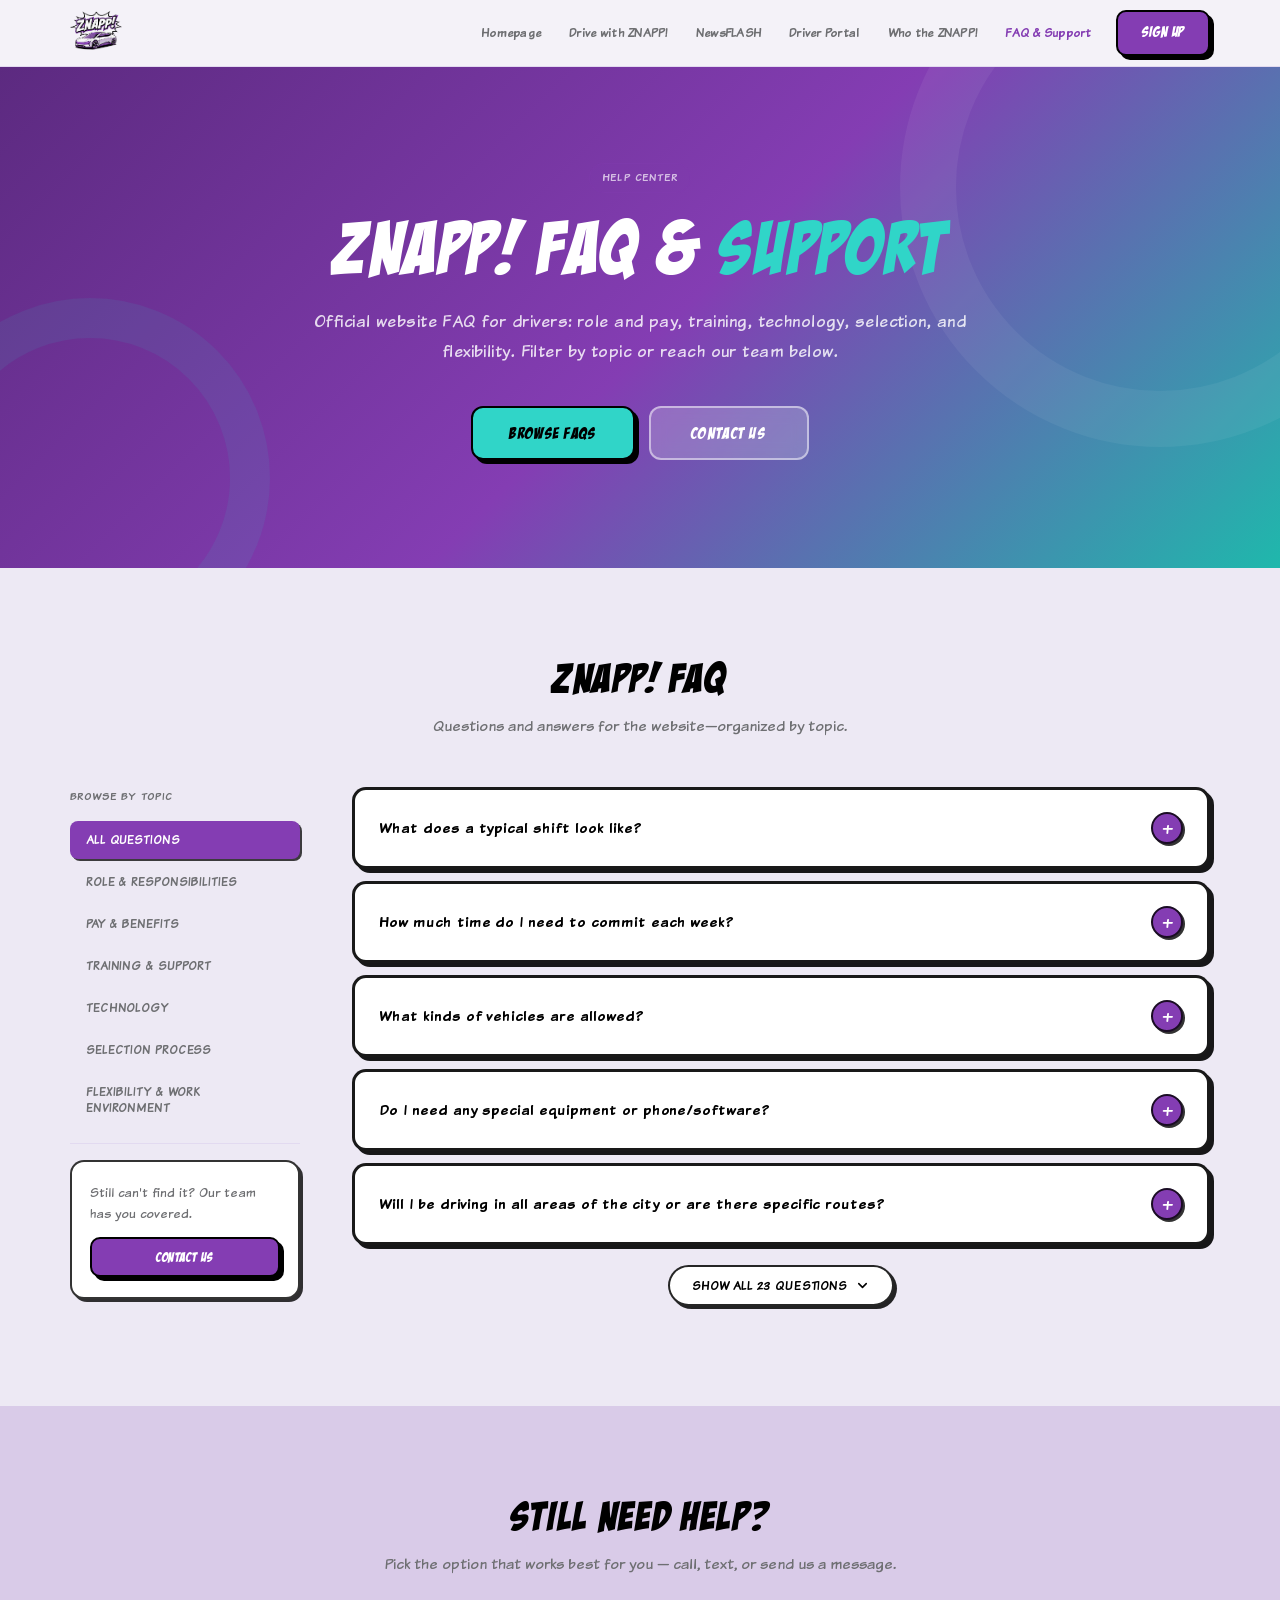
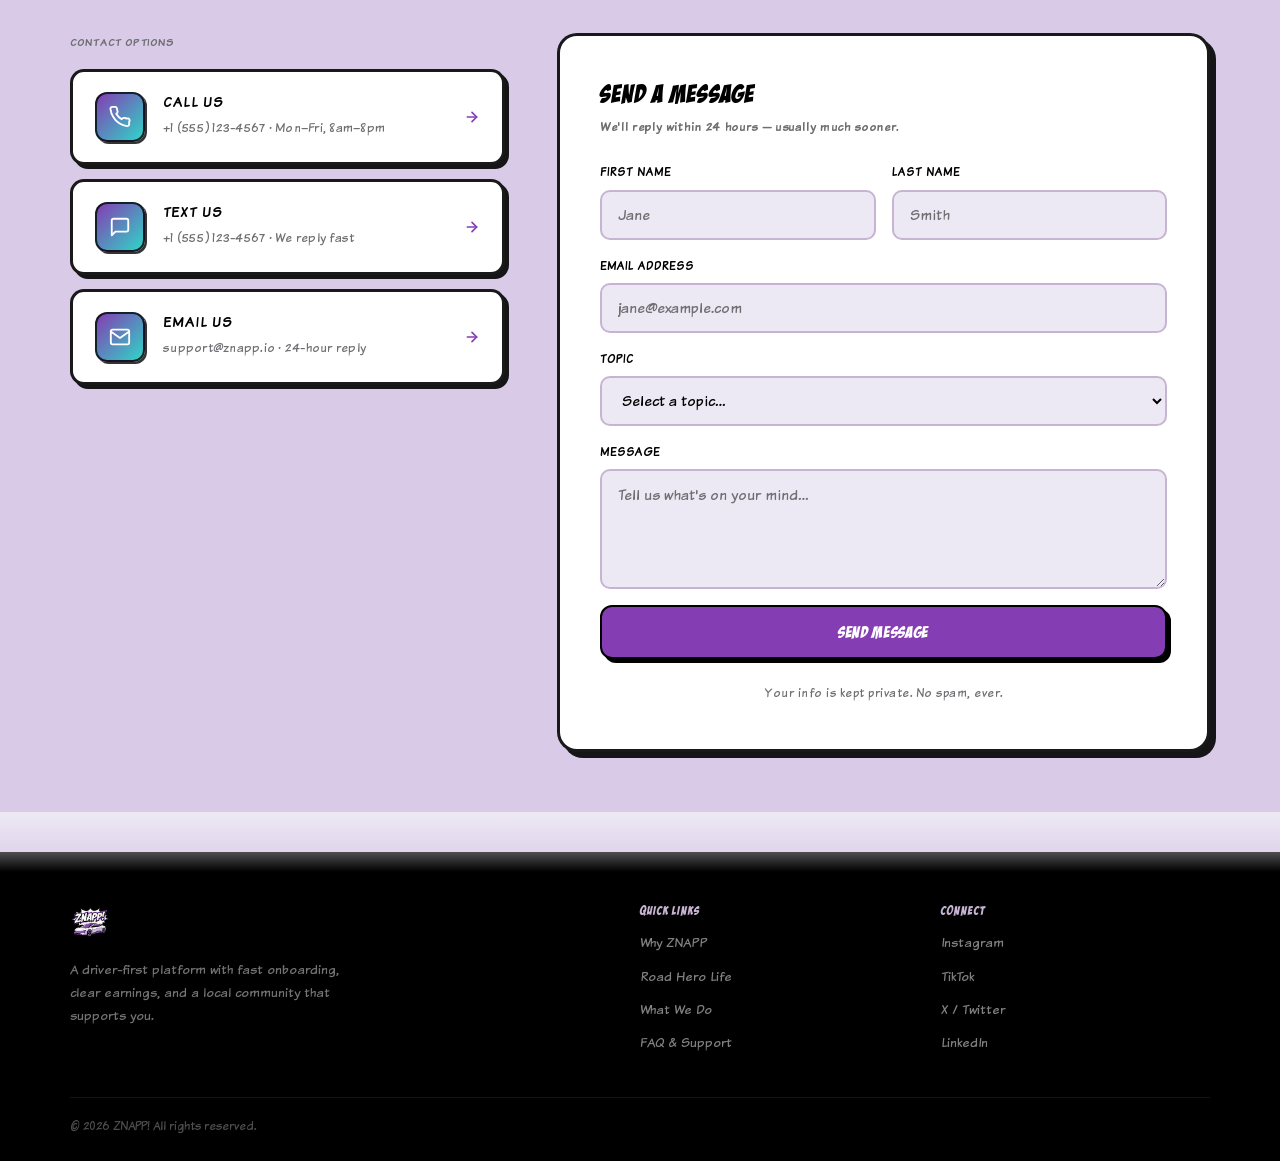
<file: faq-support.html>
<!DOCTYPE html>
<html lang="en">
<head>
  <meta charset="UTF-8" />
  <meta name="viewport" content="width=device-width, initial-scale=1.0" />
  <title>ZNAPP! FAQ for Website &amp; Support | ZNAPP!</title>
  <meta name="description" content="ZNAPP! driver FAQ: shifts, pay, tokens, training, app, vetting, and flexibility. Browse by topic or contact support." />
  <link rel="icon" type="image/png" href="img/branding/favicon-znapp.png" sizes="32x32" />
  <link rel="apple-touch-icon" href="img/branding/favicon-znapp.png" />
  <link rel="stylesheet" href="styles.css" />
  <style>
    .nav a.active { color: var(--purple); font-weight: 700; }

    /* ══ HERO ══ */
    .fs-hero {
      background: linear-gradient(135deg, var(--purple-dark) 0%, var(--purple) 52%, #1fb8ac 100%);
      padding: 96px 0 108px;
      position: relative;
      overflow: hidden;
      text-align: center;
    }
    .fs-hero::before {
      content:""; position:absolute; top:-140px; right:-140px;
      width:520px; height:520px; border-radius:50%;
      border:56px solid rgba(255,255,255,.055); pointer-events:none;
    }
    .fs-hero::after {
      content:""; position:absolute; bottom:-90px; left:-90px;
      width:360px; height:360px; border-radius:50%;
      border:40px solid rgba(48,213,200,.09); pointer-events:none;
    }
    .fs-hero-inner { position:relative; z-index:1; max-width:700px; margin:0 auto; }
    .fs-hero-inner .section-label { color:rgba(255,255,255,.68); margin-bottom:18px; display:inline-flex; }
    .fs-hero-inner h1 {
      font-family:var(--font-display); font-size:clamp(3rem,6vw,4.6rem);
      color:var(--white); line-height:1.02; letter-spacing:var(--letter-spacing-heading); margin:0 0 20px;
    }
    .fs-hero-inner h1 .accent { color:var(--teal); }
    .fs-hero-inner p {
      font-family:var(--font-body); font-size:1.1rem;
      color:rgba(255,255,255,.82); line-height:1.72; margin:0 0 40px;
      letter-spacing:0.025em;
    }
    .fs-hero-actions { display:flex; gap:14px; justify-content:center; flex-wrap:wrap; }
    .fs-hero-actions .btn {
      height: 54px;
      padding: 0 36px;
      font-size: 1rem;
      border-radius: 12px;
      min-width: 160px;
      justify-content: center;
    }
    /* Browse FAQs — teal fill, black text, letter spaced */
    .fs-hero-actions .btn-comic {
      background: var(--teal);
      color: var(--black);
      border-color: var(--black);
      letter-spacing: 0.08em;
    }
    .fs-hero-actions .btn-comic:hover {
      background: #18a89e;
      color: var(--black);
    }
    /* Contact Us — match same size, keep ghost style */
    .fs-hero-actions .btn-secondary-cta {
      height: 54px;
      padding: 0 36px;
      font-size: 1rem;
      border-radius: 12px;
      min-width: 160px;
      letter-spacing: 0.08em;
    }

    /* ══ FAQ SECTION ══ */
    .fs-faq-section { background:var(--bg); padding:88px 0 100px; }
    .fs-faq-layout {
      display:grid; grid-template-columns:230px 1fr;
      gap:52px; align-items:start;
    }

    /* Sidebar */
    .fs-sidebar { position:sticky; top:84px; }
    .fs-sidebar-heading {
      font-family:var(--font-body); font-size:.72rem; font-weight:700;
      text-transform:uppercase; letter-spacing:.1em; color:var(--text-muted); margin:0 0 14px;
    }
    .fs-sidebar-nav { display:flex; flex-direction:column; gap:4px; }
    .fs-sidebar-btn {
      width:100%; background:none; border:none; padding:11px 16px;
      text-align:left; font-family:var(--font-body); font-size:.8rem; font-weight:700;
      letter-spacing:0.07em; text-transform:uppercase;
      color:var(--text-muted); cursor:pointer; border-radius:8px;
      transition:background .15s, color .15s;
    }
    .fs-sidebar-btn:hover { background:rgba(132,61,179,.07); color:var(--purple); }
    .fs-sidebar-btn.active {
      background:var(--purple); color:var(--white); box-shadow:2px 2px 0 rgba(0,0,0,.75);
    }
    .fs-sidebar-divider { border:none; border-top:1.5px solid var(--border-color); margin:16px 0; }
    .fs-sidebar-support {
      background:var(--card); border:2.5px solid rgba(0,0,0,.8);
      border-radius:var(--radius); box-shadow:3px 3px 0 rgba(0,0,0,.8); padding:20px 18px;
    }
    .fs-sidebar-support p {
      font-family:var(--font-body); font-size:.85rem; color:var(--text-muted);
      line-height:1.6; margin:0 0 12px;
    }
    .fs-sidebar-support .btn { width:100%; justify-content:center; height:40px; font-size:.82rem; }

    /* Accordion */
    .fs-accordion { display:flex; flex-direction:column; gap:12px; }
    .fs-item {
      background:var(--card); border:3px solid rgba(0,0,0,.9);
      border-radius:var(--radius); box-shadow:4px 4px 0 rgba(0,0,0,.9); overflow:hidden;
    }
    .fs-item[hidden] { display:none; }
    .fs-q {
      width:100%; background:none; border:none; padding:22px 24px;
      display:flex; align-items:center; gap:16px;
      cursor:pointer; text-align:left; transition:background .15s;
    }
    .fs-q:hover { background:rgba(132,61,179,.04); }
    .fs-q[aria-expanded="true"] { background:rgba(132,61,179,.05); }
    .fs-q-text {
      flex:1; font-family:var(--font-body); font-size:1rem;
      font-weight:700; color:var(--text); letter-spacing:0.06em; line-height:1.35;
    }
    .fs-q-icon {
      flex-shrink:0; width:32px; height:32px; border-radius:50%;
      background:var(--purple); color:var(--white);
      border:2px solid rgba(0,0,0,.8); box-shadow:2px 2px 0 rgba(0,0,0,.8);
      display:flex; align-items:center; justify-content:center;
      font-size:1.25rem; line-height:1; font-family:var(--font-body);
      transition:transform .28s cubic-bezier(.4,0,.2,1), background .2s;
    }
    .fs-q[aria-expanded="true"] .fs-q-icon { transform:rotate(45deg); background:var(--teal); }
    .fs-a { max-height:0; overflow:hidden; transition:max-height .36s cubic-bezier(.4,0,.2,1); }
    .fs-a-inner {
      padding:0 24px 24px 24px; font-family:var(--font-body); font-size:.95rem;
      color:var(--text-muted); line-height:1.8; letter-spacing:0.02em;
    }
    .fs-a-inner p { margin:0 0 10px; }
    .fs-a-inner p:last-child { margin:0; }
    .fs-a-inner ul { margin:10px 0 0; padding-left:0; list-style:none; display:grid; gap:8px; }
    .fs-a-inner ul li { padding-left:22px; position:relative; color:var(--text-muted); }
    .fs-a-inner ul li::before {
      content:""; position:absolute; left:0; top:8px;
      width:8px; height:8px; border-radius:50%;
      background:var(--teal); border:1.5px solid rgba(0,0,0,.7);
    }
    .fs-a-inner strong { color:var(--purple); font-weight:700; }

    /* ══ STILL NEED HELP — channels + form in one section (like Lyft/Uber) ══ */
    .fs-still {
      background: var(--bg-alt);
      padding: 88px 0 100px;
    }
    .fs-still .section-header { margin-bottom: 56px; }

    /* Two-column: left = channel cards, right = form */
    .fs-still-layout {
      display: grid;
      grid-template-columns: 1fr 1.5fr;
      gap: 52px;
      align-items: start;
    }

    /* Channel option cards stacked on left */
    .fs-still-left-heading {
      font-family: var(--font-body);
      font-size: .72rem;
      font-weight: 700;
      text-transform: uppercase;
      letter-spacing: .1em;
      color: var(--text-muted);
      margin: 0 0 16px;
    }
    .fs-channels { display: flex; flex-direction: column; gap: 14px; }
    .fs-channel {
      display: flex;
      align-items: center;
      gap: 18px;
      padding: 20px 22px;
      background: var(--card);
      border: 3px solid rgba(0,0,0,.9);
      border-radius: var(--radius);
      box-shadow: 4px 4px 0 rgba(0,0,0,.9);
      text-decoration: none;
      color: var(--text);
      transition: transform .18s, box-shadow .18s;
    }
    .fs-channel:hover {
      transform: translate(-2px,-2px);
      box-shadow: 6px 6px 0 rgba(0,0,0,.9);
    }
    .fs-ch-icon {
      width: 50px; height: 50px;
      border-radius: 12px;
      background: linear-gradient(135deg, var(--purple) 0%, var(--teal) 100%);
      border: 2px solid rgba(0,0,0,.8);
      box-shadow: 2px 2px 0 rgba(0,0,0,.8);
      display: flex; align-items: center; justify-content: center;
      flex-shrink: 0; color: var(--white);
    }
    .fs-ch-body { flex: 1; min-width: 0; }
    .fs-ch-title {
      font-family: var(--font-body);
      font-size: .92rem;
      font-weight: 700;
      letter-spacing: 0.08em;
      text-transform: uppercase;
      color: var(--text);
      display: block;
      line-height: 1.1;
      margin-bottom: 4px;
    }
    .fs-ch-sub {
      font-family: var(--font-body);
      font-size: .8rem;
      color: var(--text-muted);
      letter-spacing: 0.02em;
    }
    .fs-ch-arrow {
      color: var(--purple);
      flex-shrink: 0;
      transition: transform .18s;
      display: flex; align-items: center;
    }
    .fs-channel:hover .fs-ch-arrow { transform: translateX(4px); }

    /* Form card on right */
    .fs-form-card {
      background: var(--card);
      border: 3px solid rgba(0,0,0,.9);
      border-radius: var(--radius-lg);
      box-shadow: 6px 6px 0 rgba(0,0,0,.9);
      padding: 44px 40px;
    }
    .fs-form-card h3 {
      font-family: var(--font-display);
      font-size: 1.6rem;
      letter-spacing: var(--letter-spacing-heading);
      margin: 0 0 8px;
      color: var(--text);
    }
    .fs-form-card .fs-form-subheading {
      font-family: var(--font-body);
      font-size: .82rem;
      font-weight: 600;
      letter-spacing: 0.05em;
      color: var(--text-muted);
      margin: 0 0 24px;
    }
    .fs-form { display: grid; gap: 16px; }
    .fs-form-row { display: grid; grid-template-columns: 1fr 1fr; gap: 16px; }
    .fs-field { display: flex; flex-direction: column; gap: 6px; }
    .fs-field label {
      font-family: var(--font-body); font-size: .78rem; font-weight: 700;
      text-transform: uppercase; letter-spacing: .08em; color: var(--text);
    }
    .fs-field input,
    .fs-field select,
    .fs-field textarea {
      height: 50px; padding: 0 16px;
      border: 2px solid var(--border-hi); border-radius: 10px;
      font-family: var(--font-body); font-size: .96rem;
      background: var(--bg); color: var(--text);
      width: 100%; box-sizing: border-box;
      transition: border-color .2s, box-shadow .2s;
    }
    .fs-field select { cursor: pointer; }
    .fs-field textarea { height: 120px; padding: 14px 16px; resize: vertical; }
    .fs-field input:focus,
    .fs-field select:focus,
    .fs-field textarea:focus {
      outline: none; border-color: var(--purple);
      box-shadow: 0 0 0 3px rgba(132,61,179,.14);
    }
    .fs-field input::placeholder,
    .fs-field textarea::placeholder { color: var(--gray); }
    .fs-submit .btn { width: 100%; height: 54px; font-size: 1.05rem; justify-content: center; }
    .fs-form-note {
      font-family: var(--font-body); font-size: .78rem;
      color: var(--text-muted); text-align: center; margin-top: 8px;
      letter-spacing: 0.04em;
    }
    .fs-success {
      display: none; flex-direction: column;
      align-items: center; gap: 18px; text-align: center; padding: 36px 0 8px;
    }
    .fs-success.show { display: flex; }
    .fs-success-ring {
      width: 72px; height: 72px; border-radius: 50%;
      background: linear-gradient(135deg, var(--purple) 0%, var(--teal) 100%);
      border: 3px solid rgba(0,0,0,.9); box-shadow: 4px 4px 0 rgba(0,0,0,.9);
      display: flex; align-items: center; justify-content: center;
      color: var(--white);
    }
    .fs-success h4 {
      font-family: var(--font-display); font-size: 1.5rem;
      letter-spacing: var(--letter-spacing-heading); margin: 0;
    }
    .fs-success p { font-family: var(--font-body); font-size: .95rem; color: var(--text-muted); margin: 0; }

    /* ══ ACCORDION COLUMN ══ */
    .fs-accordion-col {
      display: flex;
      flex-direction: column;
      gap: 20px;
      min-width: 0;
    }

    /* Show more */
    .fs-show-more-wrap {
      display: flex;
      justify-content: center;
    }
    .fs-show-more-btn {
      display: inline-flex;
      align-items: center;
      gap: 8px;
      background: var(--card);
      border: 2.5px solid rgba(0,0,0,.85);
      border-radius: 100px;
      box-shadow: 3px 3px 0 rgba(0,0,0,.85);
      padding: 10px 22px;
      font-family: var(--font-body);
      font-size: .82rem;
      font-weight: 700;
      letter-spacing: 0.07em;
      text-transform: uppercase;
      color: var(--text);
      cursor: pointer;
      transition: transform .15s, box-shadow .15s, background .15s;
    }
    .fs-show-more-btn:hover {
      background: var(--purple);
      color: var(--white);
      transform: translate(-1px,-1px);
      box-shadow: 5px 5px 0 rgba(0,0,0,.85);
    }
    .fs-show-more-btn svg { transition: transform .25s; }
    .fs-show-more-btn[data-state="less"] svg { transform: rotate(180deg); }
    .fs-show-more-btn:hover svg { transform: translateY(2px); }
    .fs-show-more-btn[data-state="less"]:hover svg { transform: rotate(180deg) translateY(2px); }

    /* Accordion actions row (show-more + collapse all) */
    .fs-accordion-actions {
      display: flex;
      align-items: center;
      justify-content: center;
      gap: 12px;
      flex-wrap: wrap;
    }
    .fs-show-more-wrap.hidden { display: none; }
    .fs-collapse-wrap { display: flex; }
    .fs-collapse-wrap.hidden { display: none; }
    .fs-collapse-btn {
      display: inline-flex;
      align-items: center;
      gap: 8px;
      background: none;
      border: 2.5px solid rgba(0,0,0,.7);
      border-radius: 100px;
      padding: 10px 22px;
      font-family: var(--font-body);
      font-size: .82rem;
      font-weight: 700;
      letter-spacing: 0.07em;
      text-transform: uppercase;
      color: var(--text-muted);
      cursor: pointer;
      transition: transform .15s, box-shadow .15s, color .15s, border-color .15s;
    }
    .fs-collapse-btn:hover {
      color: var(--text);
      border-color: rgba(0,0,0,.9);
      box-shadow: 3px 3px 0 rgba(0,0,0,.75);
      transform: translate(-1px,-1px);
    }
    .fs-collapse-btn svg { transition: transform .2s; }
    .fs-collapse-btn:hover svg { transform: translateY(-2px); }

    /* ══ RESPONSIVE ══ */
    @media (max-width: 1024px) {
      .fs-faq-layout { grid-template-columns: 1fr; gap: 36px; }
      .fs-sidebar { position: static; }
      .fs-sidebar-nav { flex-direction: row; flex-wrap: wrap; gap: 8px; }
      .fs-sidebar-btn { width: auto; }
      .fs-still-layout { grid-template-columns: 1fr; gap: 40px; }
    }
    @media (max-width: 768px) {
      .fs-search-input { font-size: .95rem; }
      .fs-hero { padding: 72px 0 84px; }
      .fs-hero-inner h1 { font-size: 2.4rem; }
      .fs-faq-section { padding: 64px 0 80px; }
      .fs-q { padding: 18px 20px; }
      .fs-q-text { font-size: 1rem; }
      .fs-form-card { padding: 32px 24px; }
      .fs-form-row { grid-template-columns: 1fr; }
    }
    @media (max-width: 480px) {
      .fs-hero { padding: 56px 0 68px; }
      .fs-form-card { padding: 24px 18px; }
      .fs-still { padding: 64px 0 80px; }
    }
  </style>
</head>
<body>
  <a href="#main" class="skip-link">Skip to main content</a>

  <header class="header">
    <div class="container header-inner">
      <a href="index.html" class="logo" aria-label="ZNAPP home">
        <img src="img/branding/znapp-full-logo.png" alt="ZNAPP!" />
      </a>
      <nav class="nav" aria-label="Primary">
        <a href="index.html">Homepage</a>
        <a href="drive-with-znapp.html">Drive with ZNAPP!</a>
        <a href="newsflash.html">NewsFLASH</a>
        <a href="index.html#phone">Driver Portal</a>
        <a href="index.html#what">Who the ZNAPP!</a>
        <a href="faq-support.html" class="active">FAQ &amp; Support</a>
      </nav>
      <a href="index.html#signup" class="btn btn-comic">Sign up</a>
      <button class="mobile-toggle" aria-label="Menu" type="button">
        <span></span><span></span><span></span>
      </button>
    </div>
  </header>

  <main id="main">

    <!-- HERO -->
    <section class="fs-hero">
      <div class="container">
        <div class="fs-hero-inner">
          <span class="section-label">Help Center</span>
          <h1>ZNAPP! FAQ &amp; <span class="accent">Support</span></h1>
          <p>Official website FAQ for drivers: role and pay, training, technology, selection, and flexibility. Filter by topic or reach our team below.</p>
          <div class="fs-hero-actions">
            <a href="#faqs" class="btn btn-comic btn-lg">Browse FAQs</a>
            <a href="#still-need-help" class="btn btn-secondary-cta">Contact Us</a>
          </div>
        </div>
      </div>
    </section>

    <!-- FAQ ACCORDION -->
    <section class="fs-faq-section" id="faqs">
      <div class="container">
        <div class="section-header">
          <h2>ZNAPP! FAQ</h2>
          <p class="section-sub">Questions and answers for the website—organized by topic.</p>
        </div>
        <div class="fs-faq-layout">

          <!-- Sticky sidebar -->
          <aside class="fs-sidebar">
            <p class="fs-sidebar-heading">Browse by topic</p>
            <nav class="fs-sidebar-nav">
              <button class="fs-sidebar-btn active" data-filter="all">All questions</button>
              <button class="fs-sidebar-btn" data-filter="role">Role &amp; responsibilities</button>
              <button class="fs-sidebar-btn" data-filter="pay">Pay &amp; benefits</button>
              <button class="fs-sidebar-btn" data-filter="training">Training &amp; support</button>
              <button class="fs-sidebar-btn" data-filter="tech">Technology</button>
              <button class="fs-sidebar-btn" data-filter="selection">Selection process</button>
              <button class="fs-sidebar-btn" data-filter="flexibility">Flexibility &amp; work environment</button>
            </nav>
            <hr class="fs-sidebar-divider" />
            <div class="fs-sidebar-support">
              <p>Still can't find it? Our team has you covered.</p>
              <a href="#still-need-help" class="btn btn-comic">Contact us</a>
            </div>
          </aside>

          <!-- Accordion column -->
          <div class="fs-accordion-col">

            <!-- Accordion -->
            <div class="fs-accordion">

            <div class="fs-item" data-cat="role">
              <button class="fs-q" aria-expanded="false">
                <span class="fs-q-text">What does a typical shift look like?</span>
                <span class="fs-q-icon" aria-hidden="true">+</span>
              </button>
              <div class="fs-a"><div class="fs-a-inner">
                <p>As an independent contractor, you have full control over your schedule. A typical shift might be around three hours, such as from 6–9 PM (assuming it's dark in your area during that window). If your mobile phone is securely mounted on the windshield and actively capturing images through our app, you're free to listen to music, take breaks whenever you need, and manage your time as you see fit. You set the pace and structure of your shift.</p>
              </div></div>
            </div>

            <div class="fs-item" data-cat="role">
              <button class="fs-q" aria-expanded="false">
                <span class="fs-q-text">How much time do I need to commit each week?</span>
                <span class="fs-q-icon" aria-hidden="true">+</span>
              </button>
              <div class="fs-a"><div class="fs-a-inner">
                <p>There are no set schedules or minimum time commitments—how much you drive is entirely up to your availability and lifestyle. To help us capture all necessary data efficiently, we rely on having many ZNAPP! Drivers on the road at any given time, so you can contribute as much as works for you.</p>
              </div></div>
            </div>

            <div class="fs-item" data-cat="role">
              <button class="fs-q" aria-expanded="false">
                <span class="fs-q-text">What kinds of vehicles are allowed?</span>
                <span class="fs-q-icon" aria-hidden="true">+</span>
              </button>
              <div class="fs-a"><div class="fs-a-inner">
                <p>Most reliable and safe vehicles are welcome, including sedans, SUVs, and pickup trucks. While we do prefer pickup trucks and SUVs due to their versatility, sedans are also perfectly acceptable.</p>
              </div></div>
            </div>

            <div class="fs-item" data-cat="role">
              <button class="fs-q" aria-expanded="false">
                <span class="fs-q-text">Do I need any special equipment or phone/software?</span>
                <span class="fs-q-icon" aria-hidden="true">+</span>
              </button>
              <div class="fs-a"><div class="fs-a-inner">
                <p>Yes, your mobile phone is essential for capturing high-quality images and receiving payment. Please review our list of approved phone models to ensure compatibility. While not required, we recommend using a clip-on polarizing filter or a phone case with a built-in polarizing filter to improve image quality. You can view ZNAPP!'s recommended options <a href="#">here</a>.</p>
              </div></div>
            </div>

            <div class="fs-item" data-cat="role">
              <button class="fs-q" aria-expanded="false">
                <span class="fs-q-text">Will I be driving in all areas of the city or are there specific routes?</span>
                <span class="fs-q-icon" aria-hidden="true">+</span>
              </button>
              <div class="fs-a"><div class="fs-a-inner">
                <p>ZNAPP! provides pre-determined routes called "tokens" that are spread across the entire study area. If you're driving in a large city, tokens may be available close to home or farther away—anywhere within the coverage zone. You can choose to claim and complete tokens near you or explore routes further out, depending on your preference.</p>
              </div></div>
            </div>

            <div class="fs-item" data-cat="role">
              <button class="fs-q" aria-expanded="false">
                <span class="fs-q-text">How are safety and data privacy handled?</span>
                <span class="fs-q-icon" aria-hidden="true">+</span>
              </button>
              <div class="fs-a"><div class="fs-a-inner">
                <p>ZNAPP! requires all drivers to follow local road rules, including using your mobile phone only in a hands-free manner while driving. The ZNAPP! app is designed for intuitive token claiming and ensures that all image data collected is used solely for roadway inspection purposes. No personally identifying information (PII) is collected or linked to ZNAPP! Drivers, and the app does not record audio—so your personal conversations inside your vehicle remain private and are never recorded.</p>
              </div></div>
            </div>

            <div class="fs-item" data-cat="role">
              <button class="fs-q" aria-expanded="false">
                <span class="fs-q-text">If the weather forecast predicts rain, snow, strong winds or any disruptive conditions, should I still reserve tokens?</span>
                <span class="fs-q-icon" aria-hidden="true">+</span>
              </button>
              <div class="fs-a"><div class="fs-a-inner">
                <p>If the forecast indicates potentially disruptive weather conditions, we recommend not reserving tokens until conditions improve. Once tokens are reserved, a 12-hour completion timer begins. If the weather prevents you from completing them, this will be recorded in your profile as an incomplete token. ZNAPP! Support actively monitors token reservations and completions to track driver performance. Incomplete tokens can affect your performance history, driver standing, and Badge status. Because there's a waitlist for available drivers, it's best to reserve tokens only when you're confident you can complete them.</p>
              </div></div>
            </div>

            <div class="fs-item" data-cat="pay">
              <button class="fs-q" aria-expanded="false">
                <span class="fs-q-text">What is the pay rate per hour or per completed route?</span>
                <span class="fs-q-icon" aria-hidden="true">+</span>
              </button>
              <div class="fs-a"><div class="fs-a-inner">
                <p>ZNAPP! Drivers are paid exclusively through commissions, not hourly wages. The value of each token is calculated based on several factors, including distance, posted speed limit, road class, and market type. While it's not possible to predict the exact value of every unique token, ZNAPP! Drivers typically earn the equivalent of $15 to $35 per hour, with an average around $25 per hour.</p>
              </div></div>
            </div>

            <div class="fs-item" data-cat="pay">
              <button class="fs-q" aria-expanded="false">
                <span class="fs-q-text">How are payments processed (monthly, biweekly, etc.)?</span>
                <span class="fs-q-icon" aria-hidden="true">+</span>
              </button>
              <div class="fs-a"><div class="fs-a-inner">
                <p>For the program year ending 2026, ZNAPP! Drivers are paid monthly for all work completed in the previous month. For example, if you drove 18 hours over 6 days in June, you can expect payment in the first two weeks of July for that work. Payments are processed monthly to ensure timely and consistent compensation for your efforts.</p>
              </div></div>
            </div>

            <div class="fs-item" data-cat="pay">
              <button class="fs-q" aria-expanded="false">
                <span class="fs-q-text">Are there any bonuses or incentives?</span>
                <span class="fs-q-icon" aria-hidden="true">+</span>
              </button>
              <div class="fs-a"><div class="fs-a-inner">
                <p>Yes! ZNAPP! offers bonus incentives to drivers! We frequently push multiplier bonuses for tokens that are in high demand. These bonuses multiply your earnings on specific tokens—for example, if a token typically pays $5.00, a 1.5x multiplier bonus would increase your payment to $7.50 for completing that token, without requiring you to drive any further. Multiplier bonus rates vary depending on market needs and token priority, so there are regular opportunities to earn extra.</p>
              </div></div>
            </div>

            <div class="fs-item" data-cat="pay">
              <button class="fs-q" aria-expanded="false">
                <span class="fs-q-text">Is there any mileage or gas reimbursement?</span>
                <span class="fs-q-icon" aria-hidden="true">+</span>
              </button>
              <div class="fs-a"><div class="fs-a-inner">
                <p>No, as an independent contractor, you are responsible for your own fuel and other vehicle-related costs. ZNAPP! does not provide mileage or gas reimbursement for drivers.</p>
              </div></div>
            </div>

            <div class="fs-item" data-cat="training">
              <button class="fs-q" aria-expanded="false">
                <span class="fs-q-text">Will I receive training before starting?</span>
                <span class="fs-q-icon" aria-hidden="true">+</span>
              </button>
              <div class="fs-a"><div class="fs-a-inner">
                <p>Yes, ZNAPP! Drivers receive training on how to set up and use the ZNAPP! app. To become a ZNAPP!, you need to meet the minimum requirements, including having a valid driver's license and knowing how to drive safely. The rest of the training and onboarding details can be found in our driver resources <a href="#">here</a>.</p>
              </div></div>
            </div>

            <div class="fs-item" data-cat="training">
              <button class="fs-q" aria-expanded="false">
                <span class="fs-q-text">Are there support contacts if I have questions while driving?</span>
                <span class="fs-q-icon" aria-hidden="true">+</span>
              </button>
              <div class="fs-a"><div class="fs-a-inner">
                <p>ZNAPP! support is available 24/7 through our website at <a href="https://znapp.app" target="_blank" rel="noopener noreferrer">znapp.app</a>, where you can access a community forum for quick help. For direct assistance, you can call us during regular business hours, Monday to Friday, 9 AM to 5 PM, at xxx-xxx-xxxx. If you experience an emergency unrelated to the ZNAPP! app while on the road, please call 911 immediately for help.</p>
              </div></div>
            </div>

            <div class="fs-item" data-cat="training">
              <button class="fs-q" aria-expanded="false">
                <span class="fs-q-text">Do I need prior experience with data collection or navigation apps?</span>
                <span class="fs-q-icon" aria-hidden="true">+</span>
              </button>
              <div class="fs-a"><div class="fs-a-inner">
                <p>No prior experience with data collection is required. However, familiarity with navigation apps is essential for successfully completing your routes as a ZNAPP!.</p>
              </div></div>
            </div>

            <div class="fs-item" data-cat="tech">
              <button class="fs-q" aria-expanded="false">
                <span class="fs-q-text">What app or device do I need to use?</span>
                <span class="fs-q-icon" aria-hidden="true">+</span>
              </button>
              <div class="fs-a"><div class="fs-a-inner">
                <p>You'll need to use the ZNAPP! app, which is exclusively available to registered ZNAPP! Drivers. The app can be installed on your phone from the Apple App Store or Google Play, depending on your device. All route claiming, data collection, and instructions are managed directly through the app for convenience and ease of use.</p>
              </div></div>
            </div>

            <div class="fs-item" data-cat="tech">
              <button class="fs-q" aria-expanded="false">
                <span class="fs-q-text">How much data will I use on my phone?</span>
                <span class="fs-q-icon" aria-hidden="true">+</span>
              </button>
              <div class="fs-a"><div class="fs-a-inner">
                <p>While completing tokens, the images captured are stored temporarily on your mobile phone. After your shift, you have the option to upload the data using either WiFi or cellular, depending on your preference. The app uses minimal data during drives for turn-by-turn navigation—comparable to other leading mapping apps—so there's little impact on your cellular data plan unless you choose to upload the images using cellular data after your route.</p>
              </div></div>
            </div>

            <div class="fs-item" data-cat="tech">
              <button class="fs-q" aria-expanded="false">
                <span class="fs-q-text">What happens if I lose connection during a route?</span>
                <span class="fs-q-icon" aria-hidden="true">+</span>
              </button>
              <div class="fs-a"><div class="fs-a-inner">
                <p>If you lose connection during a route, the built-in navigation will keep operating without active GPS, providing approximate location and routing until your connection is restored. This ensures you can continue driving and completing your token even in areas with spotty service.</p>
              </div></div>
            </div>

            <div class="fs-item" data-cat="selection">
              <button class="fs-q" aria-expanded="false">
                <span class="fs-q-text">How long does the vetting process take?</span>
                <span class="fs-q-icon" aria-hidden="true">+</span>
              </button>
              <div class="fs-a"><div class="fs-a-inner">
                <p>The vetting process generally takes 1 to 2 weeks. After your initial interview, you'll be invited to complete a contractor application, where you'll confirm details about your vehicle, mobile phone, and work eligibility. Final selection is made once all ZNAPP! requirements are successfully met, and you'll be notified about next steps promptly.</p>
              </div></div>
            </div>

            <div class="fs-item" data-cat="selection">
              <button class="fs-q" aria-expanded="false">
                <span class="fs-q-text">When will I know if I'm hired?</span>
                <span class="fs-q-icon" aria-hidden="true">+</span>
              </button>
              <div class="fs-a"><div class="fs-a-inner">
                <p>Once the vetting process is complete, we'll notify you by phone and/or email to let you know if you've been selected to drive for ZNAPP!. You'll receive clear instructions on your next steps following your selection.</p>
              </div></div>
            </div>

            <div class="fs-item" data-cat="selection">
              <button class="fs-q" aria-expanded="false">
                <span class="fs-q-text">Are there background checks or references needed?</span>
                <span class="fs-q-icon" aria-hidden="true">+</span>
              </button>
              <div class="fs-a"><div class="fs-a-inner">
                <p>Yes, ZNAPP! conducts background checks on all drivers before they can start. If references are needed beyond the background check, we'll request them from you as part of the onboarding process.</p>
              </div></div>
            </div>

            <div class="fs-item" data-cat="flexibility">
              <button class="fs-q" aria-expanded="false">
                <span class="fs-q-text">Can I work on my own schedule?</span>
                <span class="fs-q-icon" aria-hidden="true">+</span>
              </button>
              <div class="fs-a"><div class="fs-a-inner">
                <p>Yes! As an independent contractor, you have complete freedom to decide when you work. You can set your own schedule to fit your needs and preferences. Just keep in mind that data capture needs to occur during nighttime hours.</p>
              </div></div>
            </div>

            <div class="fs-item" data-cat="flexibility">
              <button class="fs-q" aria-expanded="false">
                <span class="fs-q-text">Are weekend or daytime shifts available?</span>
                <span class="fs-q-icon" aria-hidden="true">+</span>
              </button>
              <div class="fs-a"><div class="fs-a-inner">
                <p>You're free to drive during weekday or weekend nighttime hours, whichever suits your schedule. However, daytime driving isn't required, and tokens captured during daytime hours won't be eligible for payment. All data collection must occur at night for it to count towards your earnings.</p>
              </div></div>
            </div>

            <div class="fs-item" data-cat="flexibility">
              <button class="fs-q" aria-expanded="false">
                <span class="fs-q-text">What happens if I want to cancel or reschedule a shift?</span>
                <span class="fs-q-icon" aria-hidden="true">+</span>
              </button>
              <div class="fs-a"><div class="fs-a-inner">
                <p>ZNAPP! does not set specific work shifts, so you have complete control over when you drive. There's no need to worry about canceling or rescheduling a shift—you simply drive when it works best for your personal schedule.</p>
              </div></div>
            </div>

            </div><!-- end accordion -->


            <!-- Show more / Collapse all -->
            <div class="fs-accordion-actions">
              <div class="fs-show-more-wrap" id="faqShowMoreWrap">
                <button class="fs-show-more-btn" id="faqShowMore" data-state="more">
                  <span id="faqShowMoreLabel">Show all questions</span>
                  <svg id="faqShowMoreIcon" width="15" height="15" viewBox="0 0 24 24" fill="none" stroke="currentColor" stroke-width="2.5" stroke-linecap="round" stroke-linejoin="round"><polyline points="6 9 12 15 18 9"/></svg>
                </button>
              </div>
              <div class="fs-collapse-wrap hidden" id="faqCollapseWrap">
                <button class="fs-collapse-btn" id="faqCollapseAll">
                  <svg width="15" height="15" viewBox="0 0 24 24" fill="none" stroke="currentColor" stroke-width="2.5" stroke-linecap="round" stroke-linejoin="round"><polyline points="18 15 12 9 6 15"/></svg>
                  <span>Collapse all</span>
                </button>
              </div>
            </div>

          </div><!-- end .fs-accordion-col -->
        </div>
      </div>
    </section>

    <!-- STILL NEED HELP — channel cards + contact form side by side -->
    <section class="fs-still" id="still-need-help">
      <div class="container">
        <div class="section-header">
          <h2>Still need help?</h2>
          <p class="section-sub">Pick the option that works best for you — call, text, or send us a message.</p>
        </div>

        <div class="fs-still-layout">

          <!-- LEFT: contact channel options -->
          <div>
            <p class="fs-still-left-heading" style="font-family:var(--font-body);font-size:.72rem;font-weight:700;text-transform:uppercase;letter-spacing:.1em;color:var(--text-muted);margin:0 0 16px">Contact options</p>
            <div class="fs-channels">

              <a href="tel:+15551234567" class="fs-channel">
                <div class="fs-ch-icon">
                  <svg width="22" height="22" viewBox="0 0 24 24" fill="none" stroke="currentColor" stroke-width="2" stroke-linecap="round" stroke-linejoin="round"><path d="M22 16.92v3a2 2 0 0 1-2.18 2 19.79 19.79 0 0 1-8.63-3.07A19.5 19.5 0 0 1 4.69 12 19.79 19.79 0 0 1 1.61 3.4 2 2 0 0 1 3.59 1h3a2 2 0 0 1 2 1.72 12.84 12.84 0 0 0 .7 2.81 2 2 0 0 1-.45 2.11L7.91 8.4a16 16 0 0 0 6 6l.92-.92a2 2 0 0 1 2.11-.45 12.84 12.84 0 0 0 2.81.7A2 2 0 0 1 22 16.92z"/></svg>
                </div>
                <div class="fs-ch-body">
                  <span class="fs-ch-title">Call us</span>
                  <span class="fs-ch-sub">+1 (555) 123-4567 &middot; Mon&ndash;Fri, 8am&ndash;8pm</span>
                </div>
                <span class="fs-ch-arrow">
                  <svg width="16" height="16" viewBox="0 0 24 24" fill="none" stroke="currentColor" stroke-width="2.5" stroke-linecap="round" stroke-linejoin="round"><line x1="5" y1="12" x2="19" y2="12"/><polyline points="12 5 19 12 12 19"/></svg>
                </span>
              </a>

              <a href="sms:+15551234567" class="fs-channel">
                <div class="fs-ch-icon">
                  <svg width="22" height="22" viewBox="0 0 24 24" fill="none" stroke="currentColor" stroke-width="2" stroke-linecap="round" stroke-linejoin="round"><path d="M21 15a2 2 0 0 1-2 2H7l-4 4V5a2 2 0 0 1 2-2h14a2 2 0 0 1 2 2z"/></svg>
                </div>
                <div class="fs-ch-body">
                  <span class="fs-ch-title">Text us</span>
                  <span class="fs-ch-sub">+1 (555) 123-4567 &middot; We reply fast</span>
                </div>
                <span class="fs-ch-arrow">
                  <svg width="16" height="16" viewBox="0 0 24 24" fill="none" stroke="currentColor" stroke-width="2.5" stroke-linecap="round" stroke-linejoin="round"><line x1="5" y1="12" x2="19" y2="12"/><polyline points="12 5 19 12 12 19"/></svg>
                </span>
              </a>

              <a href="mailto:support@znapp.io" class="fs-channel">
                <div class="fs-ch-icon">
                  <svg width="22" height="22" viewBox="0 0 24 24" fill="none" stroke="currentColor" stroke-width="2" stroke-linecap="round" stroke-linejoin="round"><path d="M4 4h16c1.1 0 2 .9 2 2v12c0 1.1-.9 2-2 2H4c-1.1 0-2-.9-2-2V6c0-1.1.9-2 2-2z"/><polyline points="22,6 12,13 2,6"/></svg>
                </div>
                <div class="fs-ch-body">
                  <span class="fs-ch-title">Email us</span>
                  <span class="fs-ch-sub">support@znapp.io &middot; 24-hour reply</span>
                </div>
                <span class="fs-ch-arrow">
                  <svg width="16" height="16" viewBox="0 0 24 24" fill="none" stroke="currentColor" stroke-width="2.5" stroke-linecap="round" stroke-linejoin="round"><line x1="5" y1="12" x2="19" y2="12"/><polyline points="12 5 19 12 12 19"/></svg>
                </span>
              </a>

            </div>
          </div>

          <!-- RIGHT: contact form -->
          <div class="fs-form-card">
            <h3>Send a message</h3>
            <p class="fs-form-subheading">We'll reply within 24 hours — usually much sooner.</p>
            <form class="fs-form" id="contactForm" novalidate>
              <div class="fs-form-row">
                <div class="fs-field">
                  <label for="cf-first">First name</label>
                  <input type="text" id="cf-first" name="first" placeholder="Jane" required />
                </div>
                <div class="fs-field">
                  <label for="cf-last">Last name</label>
                  <input type="text" id="cf-last" name="last" placeholder="Smith" required />
                </div>
              </div>
              <div class="fs-field">
                <label for="cf-email">Email address</label>
                <input type="email" id="cf-email" name="email" placeholder="jane@example.com" required />
              </div>
              <div class="fs-field">
                <label for="cf-topic">Topic</label>
                <select id="cf-topic" name="topic" required>
                  <option value="" disabled selected>Select a topic…</option>
                  <option value="onboarding">Onboarding &amp; Sign Up</option>
                  <option value="earnings">Earnings &amp; Payments</option>
                  <option value="app">App &amp; Technical Issues</option>
                  <option value="account">Account &amp; Profile</option>
                  <option value="safety">Safety &amp; Incidents</option>
                  <option value="partnership">City &amp; Municipal Partnerships</option>
                  <option value="other">Other</option>
                </select>
              </div>
              <div class="fs-field">
                <label for="cf-msg">Message</label>
                <textarea id="cf-msg" name="message" placeholder="Tell us what's on your mind…" required></textarea>
              </div>
              <div class="fs-submit">
                <button type="submit" class="btn btn-comic btn-lg">Send Message</button>
              </div>
              <p class="fs-form-note">Your info is kept private. No spam, ever.</p>
            </form>
            <div class="fs-success" id="formSuccess">
              <div class="fs-success-ring">
                <svg width="28" height="28" viewBox="0 0 24 24" fill="none" stroke="currentColor" stroke-width="2.5" stroke-linecap="round" stroke-linejoin="round"><polyline points="20 6 9 17 4 12"/></svg>
              </div>
              <h4>Message sent!</h4>
              <p>A team member will reply to your email within 24 hours.</p>
            </div>
          </div>

        </div>
      </div>
    </section>

  </main>

  <footer class="footer">
    <div class="container footer-inner">
      <div class="footer-brand">
        <img src="img/branding/znapp-full-logo.png" alt="ZNAPP!" class="footer-logo" />
        <p>A driver-first platform with fast onboarding, clear earnings, and a local community that supports you.</p>
      </div>
      <div class="footer-col">
        <h4>Quick Links</h4>
        <a href="index.html#why">Why ZNAPP</a>
        <a href="index.html#life">Road Hero Life</a>
        <a href="index.html#what">What We Do</a>
        <a href="faq-support.html">FAQ &amp; Support</a>
      </div>
      <div class="footer-col">
        <h4>Connect</h4>
        <a href="#">Instagram</a>
        <a href="#">TikTok</a>
        <a href="#">X / Twitter</a>
        <a href="#">LinkedIn</a>
      </div>
    </div>
    <div class="container footer-bottom">
      <p>&copy; 2026 ZNAPP! All rights reserved.</p>
    </div>
  </footer>

  <script>
    // Mobile menu
    (function(){
      var t=document.querySelector('.mobile-toggle'),n=document.querySelector('.nav');
      if(!t||!n)return;
      t.addEventListener('click',function(){this.classList.toggle('active');n.classList.toggle('mobile-open');});
      n.querySelectorAll('a').forEach(function(l){l.addEventListener('click',function(){t.classList.remove('active');n.classList.remove('mobile-open');});});
      document.addEventListener('click',function(e){if(!n.contains(e.target)&&!t.contains(e.target)){t.classList.remove('active');n.classList.remove('mobile-open');}});
    })();

    // Smooth accordion
    (function(){
      document.querySelectorAll('.fs-q').forEach(function(btn){
        btn.addEventListener('click',function(){
          var open = btn.getAttribute('aria-expanded')==='true';
          document.querySelectorAll('.fs-q').forEach(function(b){
            b.setAttribute('aria-expanded','false');
            b.closest('.fs-item').querySelector('.fs-a').style.maxHeight='0';
          });
          if(!open){
            btn.setAttribute('aria-expanded','true');
            var body=btn.closest('.fs-item').querySelector('.fs-a');
            body.style.maxHeight=body.scrollHeight+'px';
          }
          // sync collapse button visibility
          var colWrap = document.getElementById('faqCollapseWrap');
          if(colWrap){
            var anyOpen = !!document.querySelector('.fs-q[aria-expanded="true"]');
            colWrap.classList.toggle('hidden', !anyOpen);
          }
        });
      });
    })();

    // FAQ preview + show-more + collapse
    (function(){
      var PREVIEW      = 5;
      var showMoreWrap = document.getElementById('faqShowMoreWrap');
      var showMoreBtn  = document.getElementById('faqShowMore');
      var showMoreLabel= document.getElementById('faqShowMoreLabel');
      var showMoreIcon = document.getElementById('faqShowMoreIcon');
      var collapseWrap = document.getElementById('faqCollapseWrap');
      var collapseBtn  = document.getElementById('faqCollapseAll');
      var items        = document.querySelectorAll('.fs-item');
      var sidebarBtns  = document.querySelectorAll('.fs-sidebar-btn');

      function collapseItem(item){
        var btn = item.querySelector('.fs-q');
        if(btn){ btn.setAttribute('aria-expanded','false'); }
        var body = item.querySelector('.fs-a');
        if(body){ body.style.maxHeight='0'; }
      }

      function activeCatItems(){
        var cat = (document.querySelector('.fs-sidebar-btn.active')||{}).getAttribute('data-filter')||'all';
        return Array.prototype.filter.call(items, function(item){
          return cat==='all' || item.getAttribute('data-cat')===cat;
        });
      }

      function applyPreview(visibleList){
        visibleList.forEach(function(item, i){
          if(i < PREVIEW){ item.removeAttribute('hidden'); }
          else { item.setAttribute('hidden',''); collapseItem(item); }
        });
        showMoreBtn.setAttribute('data-state','more');
        showMoreIcon.querySelector('polyline').setAttribute('points','6 9 12 15 18 9');
        if(visibleList.length > PREVIEW){
          showMoreWrap.classList.remove('hidden');
          showMoreLabel.textContent = 'Show all ' + visibleList.length + ' questions';
        } else {
          showMoreWrap.classList.add('hidden');
        }
      }

      // Show all / show less toggle
      showMoreBtn.addEventListener('click', function(){
        if(showMoreBtn.getAttribute('data-state')==='more'){
          activeCatItems().forEach(function(item){ item.removeAttribute('hidden'); });
          showMoreBtn.setAttribute('data-state','less');
          showMoreLabel.textContent = 'Show less';
          showMoreIcon.querySelector('polyline').setAttribute('points','18 15 12 9 6 15');
        } else {
          applyPreview(activeCatItems());
        }
      });

      // Collapse all
      collapseWrap.classList.add('hidden');
      collapseBtn.addEventListener('click', function(){
        document.querySelectorAll('.fs-q').forEach(function(b){
          b.setAttribute('aria-expanded','false');
          b.closest('.fs-item').querySelector('.fs-a').style.maxHeight='0';
        });
        collapseWrap.classList.add('hidden');
      });

      // Sidebar filter
      sidebarBtns.forEach(function(btn){
        btn.addEventListener('click', function(){
          sidebarBtns.forEach(function(b){ b.classList.remove('active'); });
          btn.classList.add('active');
          collapseWrap.classList.add('hidden');
          var cat = btn.getAttribute('data-filter');
          items.forEach(function(item){
            collapseItem(item);
            if(cat==='all' || item.getAttribute('data-cat')===cat){ item.removeAttribute('hidden'); }
            else { item.setAttribute('hidden',''); }
          });
          applyPreview(activeCatItems());
        });
      });

      applyPreview(activeCatItems());
    })();

    // Contact form
    (function(){
      var form=document.getElementById('contactForm');
      var success=document.getElementById('formSuccess');
      if(!form)return;
      form.addEventListener('submit',function(e){
        e.preventDefault();
        form.style.display='none';
        success.classList.add('show');
      });
    })();
  </script>
</body>
</html>
</file>
<file: styles.css>
/* ── FONT FACES ── */
@font-face {
  font-family: "Badaboom BB";
  src: url("fonts/BADABB__.TTF") format("truetype");
  font-weight: 400; font-style: normal; font-display: swap;
}
@font-face {
  font-family: "Komika Text";
  src: url("fonts/KOMTXT__.ttf") format("truetype");
  font-weight: 400; font-style: normal; font-display: swap;
}
@font-face {
  font-family: "Komika Text";
  src: url("fonts/KOMTXTB_.ttf") format("truetype");
  font-weight: 700; font-style: normal; font-display: swap;
}
@font-face {
  font-family: "Komika Text";
  src: url("fonts/KOMTXTI_.ttf") format("truetype");
  font-weight: 400; font-style: italic; font-display: swap;
}
@font-face {
  font-family: "Komika Text";
  src: url("fonts/KOMTXTBI.ttf") format("truetype");
  font-weight: 700; font-style: italic; font-display: swap;
}

/* ── DESIGN TOKENS ── */
:root {
  /* Brand palette */
  --purple:       #843DB3;
  --purple-dark:  #5c2a80;
  --purple-light: #9D6ABA;
  --purple-soft:  #C7B4D3;
  --gray:         #6E6F72;
  --teal:         #30D5C8;
  --black:        #000000;
  --white:        #FFFFFF;

  /* Surfaces — use slightly darker brand tints so the overall background feels less bright */
  --bg:           #EDE9F4;   /* soft lavender from C7B4D3, darker than previous */
  --bg-alt:       #D9CBE8;   /* alternate section tone, a step deeper */
  --card:         #FFFFFF;   /* cards pure white for maximum contrast */
  --card-hover:   #FDFCFF;

  /* Text */
  --text:         #000000;   /* brand black for headlines */
  --text-muted:   #6E6F72;   /* brand dark gray for body */
  --text-dim:     #9D6ABA;

  /* Borders — use brand soft lavender #C7B4D3 */
  --border-color: #E2DAF0;   /* derived from C7B4D3 — subtle card borders */
  --border-hi:    #C7B4D3;   /* brand soft lavender for focused/highlight borders */
  --shadow-sm:    0 1px 4px rgba(110,111,114,0.08), 0 4px 12px rgba(132,61,179,0.05);
  --shadow-md:    0 4px 20px rgba(110,111,114,0.12), 0 1px 4px rgba(132,61,179,0.06);
  --shadow-lg:    0 8px 36px rgba(132,61,179,0.12);
  --shadow-comic: 4px 4px 0 var(--black);

  --radius:       14px;
  --radius-lg:    20px;
  --container:    1140px;
  --font-display: "Badaboom BB", "Comic Sans MS", cursive;
  --font-body:    "Komika Text", -apple-system, BlinkMacSystemFont, sans-serif;
  /* Default tracking for semantic headings site-wide */
  --letter-spacing-heading: 0.04em;
}

/* ── RESET ── */
*, *::before, *::after { box-sizing: border-box; }
html { scroll-behavior: smooth; -webkit-text-size-adjust: 100%; }

body {
  margin: 0;
  font-family: var(--font-body);
  color: var(--text);
  background: var(--bg);
  font-size: 15px;
  line-height: 1.7;
  -webkit-font-smoothing: antialiased;
}

img { max-width: 100%; display: block; }
a { color: inherit; text-decoration: none; }

h1, h2, h3, h4, h5, h6 {
  font-family: var(--font-display);
  margin: 0; font-weight: 400;
  letter-spacing: var(--letter-spacing-heading);
  line-height: 1.1;
}
p { margin: 0; }

.container { width: min(var(--container), 92%); margin: 0 auto; }
.sr-only { position: absolute; width: 1px; height: 1px; padding: 0; margin: -1px; overflow: hidden; border: 0; clip: rect(0,0,0,0); }

.skip-link {
  position: absolute; top: -100%; left: 50%; transform: translateX(-50%);
  padding: 12px 20px; background: var(--purple); color: var(--white);
  font-weight: 700; z-index: 1000; border-radius: 0 0 12px 12px;
}
.skip-link:focus { top: 0; }

.accent { color: var(--purple); }

/* ── BUTTONS ── */
.btn {
  display: inline-flex; align-items: center; justify-content: center;
  height: 46px; padding: 0 24px;
  font-family: var(--font-display); font-weight: 400; font-size: 0.95rem;
  letter-spacing: 0.04em; text-transform: uppercase;
  border: none; cursor: pointer; border-radius: 10px;
  transition: transform 0.15s, box-shadow 0.15s, background 0.15s;
  white-space: nowrap;
}

/* Comic CTA — primary purple, hover to light purple (#9D6ABA) */
.btn-comic {
  background: var(--purple); color: var(--white);
  border: 2.5px solid var(--black);
  box-shadow: var(--shadow-comic);
}
.btn-comic:hover {
  background: var(--purple-light); /* #9D6ABA */
  transform: translate(-2px,-2px);
  box-shadow: 6px 6px 0 var(--black);
}
.btn-comic:active { transform: translate(1px,1px); box-shadow: 2px 2px 0 var(--black); }

.btn-secondary {
  background: transparent; color: var(--gray);
  border: 1.5px solid var(--purple-soft); /* #C7B4D3 */
}
.btn-secondary:hover { border-color: var(--purple); color: var(--purple); background: rgba(132,61,179,0.04); }

.btn-lg { height: 52px; font-size: 1rem; padding: 0 30px; border-radius: 12px; }

/* ── 1. HEADER ── */
.header {
  position: sticky; top: 0; z-index: 100;
  background: rgba(245,243,248,0.94);
  backdrop-filter: blur(16px);
  border-bottom: 1px solid #E2DAF0;
}
.header-inner {
  display: flex;
  align-items: center;
  justify-content: space-between;
  height: 66px;
  gap: 24px;
  position: relative;
}
.logo img {
  height: 52px; /* make logo feel big and dominant on the left */
}
.nav {
  display: flex;
  gap: 28px;
  margin-left: auto; /* push nav (and following signup button) to the right */
  font-family: var(--font-body); font-size: 0.83rem; font-weight: 700;
  letter-spacing: 0.02em;
}
.nav a { color: var(--gray); transition: color 0.15s; }
.nav a:hover { color: var(--purple); }

.mobile-toggle { 
  display: none; 
  background: none; 
  border: none; 
  cursor: pointer; 
  padding: 8px;
  margin-left: auto;
  z-index: 101;
}
.mobile-toggle span { 
  display: block; 
  width: 24px; 
  height: 2.5px; 
  background: var(--black); 
  margin: 5px 0; 
  border-radius: 2px;
  transition: all 0.3s ease;
}

/* Mobile menu styles */
.nav.mobile-open {
  display: flex;
  flex-direction: column;
  position: fixed;
  top: 60px;
  left: 0;
  right: 0;
  background: rgba(255, 255, 255, 0.98);
  backdrop-filter: blur(16px);
  padding: 24px;
  gap: 20px;
  border-bottom: 1px solid #E2DAF0;
  box-shadow: 0 4px 12px rgba(0, 0, 0, 0.1);
  animation: slideDown 0.3s ease;
}

@keyframes slideDown {
  from { opacity: 0; transform: translateY(-10px); }
  to { opacity: 1; transform: translateY(0); }
}

.nav.mobile-open a {
  font-size: 1rem;
  padding: 12px 0;
  border-bottom: 1px solid rgba(0, 0, 0, 0.05);
}

.nav.mobile-open a:last-child {
  border-bottom: none;
}

/* Hamburger animation when open */
.mobile-toggle.active span:nth-child(1) {
  transform: rotate(45deg) translate(7px, 7px);
}

.mobile-toggle.active span:nth-child(2) {
  opacity: 0;
}

.mobile-toggle.active span:nth-child(3) {
  transform: rotate(-45deg) translate(7px, -7px);
}

/* ── SHARED SECTION ── */
.section { padding: 88px 0; }

.section-header { text-align: center; margin-bottom: 48px; }
.section-header h2 { font-size: clamp(1.8rem, 3.8vw, 2.6rem); }
.section-label {
  display: inline-flex; align-items: center; gap: 6px;
  font-family: var(--font-body); font-size: 0.72rem; font-weight: 700;
  text-transform: uppercase; letter-spacing: 0.1em;
  color: var(--purple); background: rgba(132,61,179,0.1);
  border: 1px solid rgba(132,61,179,0.22);
  border-radius: 100px; padding: 4px 12px; margin-bottom: 14px;
}
.section-sub {
  color: var(--text-muted); font-size: 1rem; margin-top: 10px;
  line-height: 1.7; max-width: 520px;
  margin-left: auto; margin-right: auto;
}

/* ══════════════ 2. HERO ══════════════ */
.hero {
  position: relative;
  overflow: hidden;
  padding: 52px 0 68px;
  /* Brand background: soft lavender with subtle radial from purple-soft */
  background:
    radial-gradient(ellipse 55% 70% at 10% 55%, rgba(199,180,211,0.18) 0%, transparent 65%),
    var(--bg);
}
/* Full circle at top-left corner (0, 0), big so it sticks out */
.hero-accent {
  position: absolute;
  top: 0;
  left: 0;
  width: 640px;
  height: 640px;
  transform: translate(-50%, -50%);
  border-radius: 50%;
  border: 44px solid rgba(132, 61, 179, 0.35);
  pointer-events: none;
  z-index: 0;
}

.hero .container { position: relative; z-index: 1; }

.hero-grid {
  display: grid;
  grid-template-columns: 1.35fr 1fr;
  gap: 48px;
  align-items: center;
}

/* ── Left visual card (rectangle) ── */
.hero-visual-card {
  position: relative;
  background: linear-gradient(160deg, #0f0a1e 0%, #1a0f2e 55%, #0b1526 100%);
  overflow: hidden;
  border-radius: 10px;
  min-height: 480px;
  min-width: 0;
  box-shadow:
    0 0 0 1px rgba(132,61,179,0.25),
    0 24px 80px rgba(132,61,179,0.2),
    0 8px 32px rgba(0,0,0,0.18);
}

/* City map SVG fills the card */
.hvc-map {
  position: absolute; inset: 0;
  width: 100%; height: 100%;
}

/* Glow blobs */
.hero-visual-card::before,
.hero-visual-card::after {
  content: ""; position: absolute; border-radius: 50%;
  filter: blur(70px); pointer-events: none; z-index: 1;
}
.hero-visual-card::before {
  width: 280px; height: 280px; top: -80px; right: -80px;
  background: rgba(132,61,179,0.4);
  animation: glow-pulse 6s ease-in-out infinite alternate;
}
.hero-visual-card::after {
  width: 200px; height: 200px; bottom: -50px; left: -40px;
  background: rgba(48,213,200,0.25);
  animation: glow-pulse 8s ease-in-out 1s infinite alternate-reverse;
}
@keyframes glow-pulse {
  0%   { transform: scale(1) translate(0,0); }
  100% { transform: scale(1.15) translate(10px,-10px); }
}

/* Animated route draw */
.map-route-draw {
  animation: route-draw 3s ease-out 0.4s forwards;
}
@keyframes route-draw {
  from { stroke-dashoffset: 900; }
  to   { stroke-dashoffset: 0; }
}

/* Pulsing rings */
.pulse-start { animation: pulse-ring 2.5s ease-out infinite; }
.pulse-end   { animation: pulse-ring 2.5s ease-out 0.8s infinite; }
@keyframes pulse-ring {
  0%   { r: 8;  opacity: 0.5; }
  100% { r: 18; opacity: 0; }
}

/* Floating stat chips */
.hvc-chip {
  position: absolute;
  display: inline-flex; align-items: center; gap: 7px;
  background: rgba(22,15,43,0.75);
  backdrop-filter: blur(14px);
  border: 1px solid rgba(255,255,255,0.1);
  border-radius: 100px; padding: 7px 14px;
  color: #fff; font-family: var(--font-body); font-size: 0.78rem;
  white-space: nowrap; z-index: 3;
}
.hvc-chip--earn   { top: 14%; left: 5%;  animation: chip-float 4s ease-in-out infinite alternate; }
.hvc-chip--drivers { top: 28%; right: 4%; animation: chip-float 5s ease-in-out 0.8s infinite alternate-reverse; }
.chip-dot { width: 8px; height: 8px; border-radius: 50%; background: #a78bfa; flex-shrink: 0; box-shadow: 0 0 6px #a78bfa; }
.chip-dot--teal { background: var(--teal); box-shadow: 0 0 6px var(--teal); }
@keyframes chip-float {
  0%   { transform: translateY(0); }
  100% { transform: translateY(-8px); }
}

/* Earnings ring */
.hvc-ring-wrap {
  position: absolute; bottom: 14%; right: 6%;
  width: 84px; height: 84px;
  display: flex; align-items: center; justify-content: center;
  z-index: 3;
  background: rgba(22,15,43,0.65);
  backdrop-filter: blur(12px);
  border: 1px solid rgba(255,255,255,0.1);
  border-radius: 50%;
}
.hvc-ring { position: absolute; inset: 0; transform: rotate(-90deg); }
.ring-track { fill: none; stroke: rgba(255,255,255,0.08); stroke-width: 6; }
.ring-fill {
  fill: none; stroke: url(#ring-grad); stroke-width: 6; stroke-linecap: round;
  stroke-dasharray: 201; stroke-dashoffset: 201;
  animation: ring-draw 2s ease-out 0.5s forwards;
}
@keyframes ring-draw { to { stroke-dashoffset: 45; } }
.hvc-ring-label { display: flex; flex-direction: column; align-items: center; line-height: 1.1; position: relative; z-index: 1; }
.ring-val { color: #fff; font-size: 1rem; font-weight: 700; font-family: var(--font-body); }
.ring-sub { color: rgba(255,255,255,0.45); font-size: 0.6rem; font-family: var(--font-body); }

/* ── Right signup ── */
.hero-signup { display: flex; flex-direction: column; gap: 20px; padding: 8px 0; justify-content: center; min-width: 0; }

/* Badge uses brand soft lavender tint */
.hero-badge {
  display: inline-flex; align-self: flex-start; align-items: center; gap: 6px;
  background: rgba(199,180,211,0.2); /* tint of #C7B4D3 */
  border: 1px solid var(--purple-soft); /* #C7B4D3 */
  color: var(--purple); border-radius: 100px; padding: 5px 14px;
  font-family: var(--font-body); font-size: 0.75rem;
  text-transform: uppercase; letter-spacing: 0.08em;
}
.hero-badge::before { content: ""; width: 6px; height: 6px; border-radius: 50%; background: var(--purple); }

/* Headline: brand black, highlights in purple via .accent */
.hero-signup h1 { font-size: clamp(2rem, 3.8vw, 2.9rem); line-height: 1.06; color: var(--black); }

/* Subtext: brand dark gray */
.hero-sub { color: var(--gray); font-size: 1rem; line-height: 1.7; max-width: 400px; }

.signup-form { display: flex; flex-direction: column; gap: 10px; max-width: 380px; }
.signup-form input {
  height: 52px; padding: 0 18px;
  border: 1.5px solid var(--purple-soft); /* #C7B4D3 — brand border */
  border-radius: 12px;
  font-size: 0.95rem; font-family: var(--font-body);
  width: 100%; background: var(--white);
  color: var(--text);
  transition: border-color 0.2s, box-shadow 0.2s;
}
.signup-form input::placeholder { color: var(--gray); }
.signup-form input:focus {
  outline: none; border-color: var(--purple);
  box-shadow: 0 0 0 3px rgba(199,180,211,0.4); /* soft #C7B4D3 glow */
}
.signup-form .btn { width: 100%; justify-content: center; height: 52px; font-size: 1rem; border-radius: 12px; }
/* Note: brand gray #6E6F72 */
.hero-note { color: var(--gray); font-size: 0.76rem; font-family: var(--font-body); opacity: 0.7; }

/* ══════════════ 3+4. WHY ══════════════ */
.why { background: var(--white); padding: 60px 0; }

.why-layout {
  display: grid;
  grid-template-columns: 280px 1fr; /* make left text column a bit wider */
  gap: 56px;
  align-items: center; /* vertically center left text block with panels */
}

.why-left {
  display: flex; flex-direction: column; gap: 22px;
  align-items: flex-start;
  position: sticky; top: 88px;
}
.why-left h2 { font-size: clamp(1.8rem, 3vw, 2.4rem); line-height: 1.08; }
.why-tagline { color: var(--text-muted); font-size: 0.95rem; line-height: 1.65; }

/* ── 3 comic panels: individual cards, gap between them ── */
.why-panels {
  display: grid;
  grid-template-columns: 1.25fr 0.95fr; /* slightly shrink right comic column */
  gap: 14px;
  align-items: stretch;
  min-width: 0;
  margin-top: 0;
  margin-bottom: 0;
}

/* Right column: two stacked panels with gap */
.why-callout-col {
  display: flex; flex-direction: column;
  gap: 14px; min-width: 0;
}

/* ── Each comic panel: rounded, soft border, elevated shadow ── */
.wpc-panel {
  position: relative;
  background: var(--white);
  display: flex; flex-direction: column;
  overflow: visible;
  border: 3px solid rgba(0, 0, 0, 0.9);
  border-radius: 8px; /* match comic rectangle look used elsewhere */
  box-shadow:
    5px 5px 0 rgba(0, 0, 0, 0.9),
    0 10px 26px rgba(0, 0, 0, 0.12);
}

.wpc-panel--main { height: 360px; } /* tiny reduction to make right side feel lighter */
.wpc-panel--sm   { height: 172px; flex-shrink: 0; }

/* ── Speech bubbles — polished, soft shadow, slightly overlapping ── */
.wpc-bubble {
  position: absolute;
  display: inline-block;
  background: var(--white);
  border: 3px solid var(--black);
  border-radius: 24px;
  padding: 14px 22px;
  box-shadow:
    4px 4px 0 rgba(0, 0, 0, 0.9),
    0 10px 26px rgba(0, 0, 0, 0.18);
  z-index: 3;
  font-family: var(--font-body);
  font-size: 1rem;
  font-weight: 400;
  line-height: 1.5;
  max-width: 88%;
  white-space: normal;
  pointer-events: none;
}
.wpc-bubble p { margin: 0; }
.wpc-bubble strong { color: var(--purple); }

/* Top-left bubble — tail points down into main panel */
.wpc-bubble--tl {
  top: -50px; left: 22px;
  border-bottom-left-radius: 4px;
  white-space: normal;
}
.wpc-bubble--tl::after {
  content: ""; position: absolute;
  left: 22px; bottom: -13px;
  border-left: 15px solid var(--black);
  border-right: 6px solid transparent;
  border-top: 12px solid var(--black);
}
.wpc-bubble--tl::before {
  content: ""; position: absolute; z-index: 1;
  left: 26px; bottom: -7px;
  border-left: 11px solid var(--white);
  border-right: 4px solid transparent;
  border-top: 9px solid var(--white);
}

/* Top-right bubble — tail points down into top-right panel */
.wpc-bubble--tr {
  top: -78px; right: 22px;
  border-bottom-right-radius: 4px;
  white-space: normal;
}
.wpc-bubble--tr::after {
  content: ""; position: absolute;
  right: 22px; bottom: -13px;
  border-right: 15px solid var(--black);
  border-left: 6px solid transparent;
  border-top: 12px solid var(--black);
}
.wpc-bubble--tr::before {
  content: ""; position: absolute; z-index: 1;
  right: 26px; bottom: -7px;
  border-right: 11px solid var(--white);
  border-left: 4px solid transparent;
  border-top: 9px solid var(--white);
}

/* Bottom-right bubble — tail points up into bottom-right panel */
.wpc-bubble--br {
  bottom: -80px; right: 22px;
  border-top-right-radius: 4px;
  white-space: normal;
}
.wpc-bubble--br::after {
  content: ""; position: absolute;
  right: 22px; top: -13px;
  border-right: 15px solid var(--black);
  border-left: 6px solid transparent;
  border-bottom: 12px solid var(--black);
}
.wpc-bubble--br::before {
  content: ""; position: absolute; z-index: 1;
  right: 26px; top: -7px;
  border-right: 11px solid var(--white);
  border-left: 4px solid transparent;
  border-bottom: 9px solid var(--white);
}

/* ── Panel image — fills fixed panel height ── */
.wpc-panel-img {
  width: 100%;
  height: 100%;
  object-fit: cover;
  object-position: center top;
  display: block;
  border-radius: 10px;
}

.wpc-icon { font-size: 1rem; flex-shrink: 0; }

/* ══════════════ 5. LIFE / CAROUSEL ══════════════ */
.life { background: var(--bg); padding: 60px 0; }
.life .section-header { margin-bottom: 24px; }

/* homepage carousel nav buttons */
.hp-carousel-nav{display:flex;align-items:center;justify-content:center;gap:12px;margin-top:24px}
.hp-carousel-arrow{width:44px;height:44px;border-radius:50%;border:2.5px solid rgba(0,0,0,.9);background:var(--card);box-shadow:3px 3px 0 rgba(0,0,0,.9);font-size:1.1rem;cursor:pointer;display:flex;align-items:center;justify-content:center;transition:background .18s,transform .15s,box-shadow .15s}
.hp-carousel-arrow:hover{background:var(--purple);color:var(--white);transform:translate(-1px,-1px);box-shadow:4px 4px 0 rgba(0,0,0,.9)}
.hp-carousel-arrow:disabled{opacity:.3;pointer-events:none;box-shadow:2px 2px 0 rgba(0,0,0,.5)}
.hp-carousel-dots{display:flex;gap:8px;align-items:center}
.hp-carousel-dot{width:10px;height:10px;border-radius:50%;border:2px solid rgba(0,0,0,.7);background:transparent;cursor:pointer;padding:0;transition:background .18s,transform .15s}
.hp-carousel-dot.active{background:var(--purple);transform:scale(1.3)}

.life-carousel-wrapper { 
  overflow-x: hidden;
  overflow-y: visible;
  position: relative;
}

.life-carousel-wrapper::before {
  content: "";
  position: absolute;
  left: 0;
  top: 0;
  bottom: 0;
  width: 88px;
  pointer-events: none;
  background: linear-gradient(
    to left,
    rgba(237, 233, 244, 0) 0%,
    rgba(237, 233, 244, 0.45) 62%,
    rgba(237, 233, 244, 0.78) 100%
  );
  z-index: 2;
  opacity: 0;
  transition: opacity 0.28s ease;
}

.life-carousel-wrapper::after {
  content: "";
  position: absolute;
  right: 0;
  top: 0;
  bottom: 0;
  width: 88px;
  pointer-events: none;
  background: linear-gradient(
    to right,
    rgba(237, 233, 244, 0) 0%,
    rgba(237, 233, 244, 0.65) 58%,
    rgba(237, 233, 244, 1) 100%
  );
  z-index: 2;
  opacity: 1;
  transition: opacity 0.28s ease;
}

.life-carousel-wrapper.scrolled::before {
  opacity: 0.62;
}

.life-carousel-wrapper.at-end::after {
  opacity: 0;
}

.life-carousel {
  display: flex; 
  gap: 20px;
  overflow-x: auto; 
  scroll-snap-type: x mandatory;
  -webkit-overflow-scrolling: touch;
  padding-top: 0;
  padding-bottom: 12px;
  padding-right: 12px;
  scroll-padding-right: 12px;
  scrollbar-width: none;
}

.life-carousel::-webkit-scrollbar { display: none; }

/* Slide = bubble (in flow) + frame — avoids overflow clipping from overflow-x: auto */
.life-slide {
  display: flex;
  flex-direction: column;
  align-items: stretch;
  flex: 0 0 calc((100% - 20px) / 2.4); /* 2 full frames + slightly more of third */
  scroll-snap-align: start;
  min-width: 0;
}

/* Large comic frames - show 2 full + 1 cascaded preview */
.life-frame {
  position: relative;
  width: 100%;
  border-radius: 8px;
  background: var(--white);
  border: 3px solid rgba(0, 0, 0, 0.9);
  box-shadow:
    5px 5px 0 rgba(0, 0, 0, 0.9),
    0 10px 26px rgba(0, 0, 0, 0.12);
  overflow: hidden;
  aspect-ratio: 4 / 3;
  transition: transform 0.18s, box-shadow 0.18s;
}

.life-frame:hover {
  transform: translate(-2px, -2px);
  box-shadow:
    7px 7px 0 rgba(0, 0, 0, 0.9),
    0 14px 30px rgba(0, 0, 0, 0.16);
}

.life-frame-img {
  width: 100%;
  height: 100%;
  object-fit: cover;
  object-position: center;
  display: block;
}

.life-frame-bubble {
  position: relative;
  align-self: flex-start;
  margin: 0 0 10px 0;
  max-width: 100%;
  z-index: 3;
  background: var(--white);
  border: 3px solid rgba(0, 0, 0, 0.9);
  border-radius: 14px;
  box-shadow:
    4px 4px 0 rgba(0, 0, 0, 0.9),
    0 8px 18px rgba(0, 0, 0, 0.14);
  padding: 10px 12px;
  font-family: var(--font-body);
  font-size: 0.95rem;
  font-weight: 700;
  line-height: 1.2;
  color: var(--black);
  letter-spacing: 0.01em;
  pointer-events: none;
}

.life-frame-bubble::after {
  content: "";
  position: absolute;
  left: 22px;
  bottom: -12px;
  border-top: 12px solid rgba(0, 0, 0, 0.9);
  border-right: 10px solid transparent;
}

.life-frame-bubble::before {
  content: "";
  position: absolute;
  left: 25px;
  bottom: -8px;
  border-top: 9px solid var(--white);
  border-right: 8px solid transparent;
  z-index: 1;
}

/* ══════════════ 6. WHAT + CTA (combo) ══════════════ */
.what { background: var(--white); padding: 60px 0; }

/* Same headline treatment as centered section headers (e.g. Life, News) */
.what-left h2 {
  font-size: clamp(1.8rem, 3.8vw, 2.6rem);
  line-height: 1.12;
  font-style: normal;
  font-weight: 400;
  color: var(--text);
}

.what-cards-stack {
  display: grid;
  grid-template-columns: repeat(3, 1fr);
  gap: 20px;
  max-width: 100%;
}

.what-card {
  position: relative;
  padding: 0;
  border-radius: 8px;
  background: var(--card);
  border: 3px solid rgba(0,0,0,0.9);
  box-shadow:
    5px 5px 0 rgba(0,0,0,0.9),
    0 10px 26px rgba(0,0,0,0.12);
  transition: transform 0.18s, box-shadow 0.18s;
  overflow: hidden;
  display: flex;
  flex-direction: column;
}

.what-card:hover { 
  transform: translate(-2px, -2px); 
  box-shadow: 
    7px 7px 0 rgba(0,0,0,0.9),
    0 14px 30px rgba(0,0,0,0.16);
}

.what-card-content {
  padding: 14px 16px;
  background: var(--white);
  flex-shrink: 0;
  border-bottom: 3px solid rgba(0,0,0,0.9);
  height: 78px;
  display: flex;
  align-items: center;
}

.what-card h3 { 
  font-size: 1.05rem; 
  margin: 0;
  font-family: var(--font-body);
  color: var(--black);
  font-weight: 700;
  line-height: 1.25;
  display: -webkit-box;
  -webkit-box-orient: vertical;
  -webkit-line-clamp: 2;
  overflow: hidden;
}

.what-card-img {
  width: 100%;
  height: 280px;
  object-fit: cover;
  object-position: center;
  display: block;
  flex: 1;
}

/* ══════════════ PHONE + DASHBOARD — unified comic card ══════════════ */
.tools-split {
  background: var(--bg);
  padding: 60px 0 80px;
}
.tools-split-header { margin-bottom: 36px; }

/* ── tools device carousel (centered, constrained width) ── */
.tools-device-carousel-wrap {
  position: relative;
  max-width: 740px;
  margin: 0 auto;
}

.tools-device-carousel-wrap::before,
.tools-device-carousel-wrap::after {
  content: '';
  position: absolute;
  top: 0; bottom: 64px;
  width: 48px;
  pointer-events: none;
  z-index: 2;
  transition: opacity .28s ease;
}
.tools-device-carousel-wrap::before {
  left: 0;
  background: none;
  opacity: 0;
}
.tools-device-carousel-wrap::after {
  right: 0;
  background: none;
  opacity: 0;
}
.tools-device-carousel-wrap.tdc-scrolled::before { opacity: 0; }
.tools-device-carousel-wrap.tdc-end::after { opacity: 0; }

/* comic-style card */
.tools-unified-card {
  border-radius: var(--radius);
  border: 3px solid rgba(0,0,0,0.9);
  background:
    radial-gradient(ellipse 80% 70% at 85% 15%, rgba(132,61,179,.07) 0%, transparent 55%),
    radial-gradient(ellipse 75% 65% at 12% 85%, rgba(48,213,200,.06) 0%, transparent 50%),
    linear-gradient(160deg, #fafafe 0%, #f0eafc 60%, #e8dff5 100%);
  box-shadow: 5px 5px 0 rgba(0,0,0,.9), 0 12px 28px rgba(0,0,0,.1);
  overflow: hidden;
}

.tools-carousel-viewport { overflow: hidden; }
.tools-carousel-track {
  display: flex;
  transition: transform .4s cubic-bezier(.4,0,.2,1);
}

/* slide: device LEFT, text RIGHT — side by side */
.tools-device-slide {
  flex: 0 0 100%;
  display: flex;
  flex-direction: row;
  align-items: center;
  justify-content: center;
  gap: 28px;
  padding: 20px 32px;
  box-sizing: border-box;
  min-width: 0;
  min-height: 0;
}

/* nav below the card */
.tools-carousel-nav {
  display: flex;
  align-items: center;
  justify-content: center;
  gap: 12px;
  margin-top: 22px;
}
.tools-carousel-arrow {
  width: 44px; height: 44px;
  border-radius: 50%;
  border: 2.5px solid rgba(0,0,0,.9);
  background: var(--card);
  box-shadow: 3px 3px 0 rgba(0,0,0,.9);
  font-size: 1.1rem;
  cursor: pointer;
  display: flex; align-items: center; justify-content: center;
  transition: background .18s, transform .15s, box-shadow .15s;
}
.tools-carousel-arrow:hover {
  background: var(--purple); color: var(--white);
  transform: translate(-1px,-1px);
  box-shadow: 4px 4px 0 rgba(0,0,0,.9);
}
.tools-carousel-arrow:disabled { opacity: .3; pointer-events: none; box-shadow: 2px 2px 0 rgba(0,0,0,.5); }
.tools-carousel-dots { display: flex; gap: 8px; align-items: center; }
.tools-carousel-dot {
  width: 10px; height: 10px; border-radius: 50%;
  border: 2px solid rgba(0,0,0,.7);
  background: transparent;
  cursor: pointer; padding: 0;
  transition: background .18s, transform .15s;
}
.tools-carousel-dot.active { background: var(--purple); transform: scale(1.3); }

/* device image column */
.tools-unified-media {
  display: flex;
  align-items: center;
  justify-content: center;
  flex: 0 0 auto;
}

.tools-unified-img {
  display: block;
  object-fit: contain;
  filter: drop-shadow(0 12px 22px rgba(132,61,179,.14)) drop-shadow(0 5px 12px rgba(0,0,0,.14));
}
.tools-unified-img--phone {
  height: 320px;
  width: auto;
  flex-shrink: 0;
}
.tools-unified-img--laptop {
  width: 360px;
  flex-shrink: 0;
  height: auto;
}

/* text column */
.tools-unified-copy {
  min-width: 0;
  max-width: 390px;
  flex: 0 1 390px;
}
.tools-unified-copy h3 {
  margin: 0 0 12px;
  font-family: var(--font-display);
  font-size: clamp(1.15rem, 1.9vw, 1.5rem);
  line-height: 1.06;
  letter-spacing: var(--letter-spacing-heading);
  color: var(--text);
}
.tools-unified-copy p {
  margin: 0 0 16px;
  font-family: var(--font-body);
  font-size: 0.98rem;
  line-height: 1.6;
  color: var(--text-muted);
}
.tools-unified-points { margin: 0; padding: 0; list-style: none; display: grid; gap: 7px; }
.tools-unified-points li {
  position: relative;
  padding-left: 22px;
  font-family: var(--font-body);
  font-size: 1rem;
  font-weight: 700;
  color: var(--text);
}
.tools-unified-points li::before {
  content: ''; position: absolute; left: 0; top: 50%;
  width: 9px; height: 9px; border-radius: 50%;
  background: var(--teal); border: 1px solid rgba(0,0,0,.72);
  transform: translateY(-50%);
}

@media (max-width: 700px) {
  .tools-device-slide {
    flex-direction: column;
    align-items: center;
    justify-content: center;
    text-align: center;
    padding: 28px 24px;
    gap: 24px;
    min-height: 0;
  }
  .tools-unified-media { flex: 0 0 auto; }
  .tools-unified-copy { min-width: 0; max-width: 540px; flex: 0 1 auto; }
  .tools-unified-img--phone { height: 280px; }
  .tools-unified-img--laptop { width: 260px; }
  .tools-unified-points { justify-items: center; }
}
@media (max-width: 480px) {
  .tools-split { padding: 40px 0 56px; }
  .tools-unified-img--phone { height: 240px; }
  .tools-unified-img--laptop { width: 220px; }
}

/* ══════════════ 10. REVIEW (comic-style testimonial) ══════════════ */
.testimonial {
  background: linear-gradient(
    135deg,
    rgba(157,106,186,0.85) 0%,
    rgba(199,180,211,0.75) 40%,
    rgba(48,213,200,0.4) 100%
  );
  padding: 60px 0;
  display: flex;
  align-items: center;
  justify-content: center;
  border-top: none;
  position: relative;
}

.testimonial-fullwidth {
  width: 100%;
  max-width: 1000px;
  margin: 0 auto;
  padding: 0 40px;
  display: flex;
  flex-direction: column;
  align-items: center;
  gap: 40px;
}

/* Carousel container */
.review-carousel {
  position: relative;
  width: 100%;
  min-height: 360px;
  display: flex;
  align-items: center;
  justify-content: center;
}

/* Individual slides */
.review-slide {
  display: none;
  flex-direction: column;
  align-items: center;
  gap: 28px;
  width: 100%;
  opacity: 0;
  transition: opacity 0.5s ease;
}

.review-slide.active {
  display: flex;
  animation: slideIn 0.5s ease forwards;
}

@keyframes slideIn {
  from { opacity: 0; transform: translateY(20px); }
  to { opacity: 1; transform: translateY(0); }
}

/* Comic panel style review card — two columns: headshot + name | quote */
.lyft-bubble {
  position: relative;
  padding: 40px 48px;
  background: var(--white);
  border-radius: 8px;
  border: 3px solid rgba(0, 0, 0, 0.9);
  box-shadow:
    5px 5px 0 rgba(0, 0, 0, 0.9),
    0 12px 36px rgba(0, 0, 0, 0.16);
  max-width: 100%;
  width: 100%;
  display: grid;
  /* Wider profile column = divider sits further right */
  grid-template-columns: minmax(175px, 0.46fr) minmax(0, 1fr);
  gap: 0 0;
  align-items: stretch;
  min-height: 280px;
}

/* Left: larger headshot + name */
.author-column {
  display: flex;
  flex-direction: column;
  align-items: center;
  gap: 18px;
  text-align: center;
  min-width: 0;
  padding-right: 36px;
  border-right: 2px solid var(--border-color);
  justify-content: center;
}

/* Right: quote — stretch full row height; center quote + mark as one block */
.quote-column {
  position: relative;
  min-width: 0;
  padding: 0 0 0 36px;
  display: flex;
  flex-direction: column;
  align-items: center;
  justify-content: center;
  text-align: center;
  min-height: 0;
}

/* Quote mark in flex flow so it centers with the paragraph (not pinned to top) */
.quote-column::before {
  content: """;
  position: static;
  font-size: clamp(3rem, 5.5vw, 4.5rem);
  line-height: 0.85;
  color: var(--purple);
  font-family: Georgia, serif;
  opacity: 0.3;
  pointer-events: none;
  margin-bottom: 0.1em;
}

/* Quote text — larger so it balances the big headshot + card */
.quote-large {
  position: relative;
  z-index: 1;
  font-size: clamp(1.55rem, 2.9vw, 2.15rem);
  line-height: 1.55;
  font-style: italic;
  color: var(--text);
  margin: 0;
  padding: 0 0.75rem;
  max-width: 40ch;
  font-family: var(--font-body);
  font-weight: 400;
  text-align: center;
  letter-spacing: 0.03em;
}

/* Large square avatar / headshot */
.author-avatar-large {
  width: 132px;
  height: 132px;
  border-radius: 12px;
  display: grid;
  place-items: center;
  background: linear-gradient(135deg, var(--purple) 0%, var(--teal) 100%);
  color: var(--white);
  font-family: var(--font-display);
  font-weight: 400;
  font-size: clamp(1.75rem, 3vw, 2.35rem);
  border: 3px solid var(--black);
  box-shadow: 4px 4px 0 var(--black);
  flex-shrink: 0;
}

.author-info {
  display: flex;
  flex-direction: column;
  gap: 6px;
  text-align: center;
  width: 100%;
}

.author-name-large {
  font-weight: 700;
  font-size: 1.05rem;
  font-family: var(--font-body);
  color: var(--text);
  font-style: normal;
  letter-spacing: var(--letter-spacing-heading);
}

.author-subtitle {
  color: var(--text-muted);
  font-size: 0.88rem;
  font-family: var(--font-body);
  font-style: italic;
}

/* Navigation controls at bottom */
.review-nav {
  display: flex;
  align-items: center;
  gap: 20px;
  justify-content: center;
}

.review-dots-nav {
  display: flex;
  gap: 10px;
  align-items: center;
}

.review-dot-lyft {
  width: 11px;
  height: 11px;
  border-radius: 50%;
  border: none;
  background: rgba(132,61,179,0.25);
  cursor: pointer;
  padding: 0;
  transition: all 0.3s ease;
}

.review-dot-lyft.active {
  background: var(--black);
  transform: scale(1);
}

.review-dot-lyft:hover:not(.active) {
  background: rgba(132,61,179,0.5);
}

/* Arrow button — comic style */
.review-arrow-lyft {
  width: 44px;
  height: 44px;
  border-radius: 50%;
  border: 2.5px solid var(--black);
  background: var(--white);
  color: var(--black);
  cursor: pointer;
  display: grid;
  place-items: center;
  box-shadow: 3px 3px 0 var(--black);
  transition: all 0.2s ease;
}

.review-arrow-lyft:hover {
  background: var(--purple);
  color: var(--white);
  transform: translate(-2px, -2px);
  box-shadow: 5px 5px 0 var(--black);
}

.review-arrow-lyft:active {
  transform: translate(1px, 1px);
  box-shadow: 2px 2px 0 var(--black);
}

/* ══════════════ 11. NEWSFLASH (asymmetric editorial layout) ══════════════ */
.news { 
  background: var(--white); 
  padding: 60px 0;
}
.news .section-header { margin-bottom: 44px; }
.news .section-header h2 { 
  font-family: var(--font-display); 
  font-style: italic;
  font-size: clamp(2rem, 4vw, 2.8rem);
}

/* Container for rows */
.news-grid-asymmetric { 
  display: flex;
  flex-direction: column;
  gap: 20px;
  max-width: 1140px;
  margin: 0 auto;
}

/* Row 1: Left smaller than right */
.news-row-equal {
  display: grid;
  grid-template-columns: 0.9fr 1.1fr;
  gap: 20px;
}

/* Row 2: Asymmetric - left wider than right */
.news-row-asymmetric {
  display: grid;
  grid-template-columns: 1.4fr 1fr;
  gap: 20px;
}

.news-card-modern {
  position: relative;
  padding: 0;
  border-radius: 8px;
  background: #d9cbe8;
  border: 3px solid rgba(0, 0, 0, 0.9);
  box-shadow:
    5px 5px 0 rgba(0, 0, 0, 0.9),
    0 10px 26px rgba(0, 0, 0, 0.12);
  transition: transform 0.2s ease, box-shadow 0.2s ease;
  overflow: hidden;
  min-height: 220px;
  display: flex;
  align-items: stretch;
}

.news-bg-img {
  position: absolute;
  inset: 0;
  width: 100%;
  height: 100%;
  object-fit: cover;
  object-position: center;
  z-index: 0;
  pointer-events: none;
  transition: transform 0.35s ease, filter 0.35s ease;
}

/* Translucent purple overlay */
.news-card-modern::before {
  content: "";
  position: absolute;
  inset: 0;
  background: linear-gradient(
    135deg,
    rgba(125, 72, 156, 0.9) 0%,
    rgba(165, 124, 192, 0.86) 100%
  );
  z-index: 1;
  transition: opacity 0.28s ease, background 0.28s ease;
}

.news-card-modern:hover { 
  transform: translate(-2px, -2px); 
  box-shadow: 7px 7px 0 rgba(0, 0, 0, 0.9), 0 12px 32px rgba(0, 0, 0, 0.08);
}

.news-card-modern:hover .news-bg-img {
  transform: scale(1.03);
  filter: saturate(1.1) contrast(1.04);
}

.news-card-modern:hover::before {
  background: transparent;
  opacity: 0;
}

.news-content-block {
  position: relative;
  z-index: 2;
  padding: 28px 26px;
  width: 100%;
  display: flex;
  flex-direction: column;
  gap: 12px;
  /* Subtle ink card behind copy for readability */
  background: linear-gradient(110deg, rgba(30, 20, 42, 0.34) 0%, rgba(20, 14, 30, 0.16) 100%);
  transition: background 0.25s ease;
}

.news-tag {
  display: inline-flex; 
  height: 26px; 
  padding: 0 14px; 
  align-items: center;
  border-radius: 999px; 
  font-family: var(--font-body); 
  font-size: 0.72rem; 
  font-weight: 700;
  background: rgba(48,213,200,0.9);
  color: var(--black);
  border: 1.5px solid rgba(48,213,200,1);
  text-transform: uppercase; 
  letter-spacing: 0.08em;
  width: fit-content;
}

.news-card-modern h3 { 
  font-size: 1.25rem; 
  margin: 0;
  color: #ffffff;
  font-family: var(--font-display);
  line-height: 1.2;
  letter-spacing: 0.07em;
  text-shadow: 0 2px 5px rgba(0, 0, 0, 0.42);
}

.news-card-modern p { 
  color: rgba(255, 255, 255, 0.98);
  line-height: 1.68; 
  font-size: 0.95rem;
  margin: 0;
  font-family: var(--font-body);
  letter-spacing: 0.02em;
  text-shadow: 0 1px 4px rgba(0, 0, 0, 0.44);
  transition: filter 0.25s ease, opacity 0.25s ease;
}

.news-tag,
.news-card-modern h3 {
  transition: filter 0.25s ease, opacity 0.25s ease;
}

.news-card-modern:hover .news-content-block {
  background: linear-gradient(110deg, rgba(30, 20, 42, 0.28) 0%, rgba(20, 14, 30, 0.12) 100%);
}

.news-card-modern:hover .news-tag,
.news-card-modern:hover h3,
.news-card-modern:hover p {
  filter: blur(2.6px);
  opacity: 0.28;
}

.news-learn-more {
  position: absolute;
  right: 18px;
  bottom: 18px;
  transform: translateY(8px);
  height: 40px;
  padding: 0 18px;
  display: inline-flex;
  align-items: center;
  justify-content: center;
  border-radius: 999px;
  border: 2px solid rgba(0, 0, 0, 0.9);
  background: linear-gradient(135deg, var(--teal) 0%, #52e2d7 100%);
  color: var(--black);
  font-family: var(--font-display);
  font-size: 0.85rem;
  letter-spacing: 0.05em;
  text-transform: uppercase;
  text-decoration: none;
  box-shadow: 3px 3px 0 rgba(0, 0, 0, 0.8);
  opacity: 0;
  pointer-events: none;
  transition: opacity 0.25s ease, transform 0.25s ease, filter 0.2s ease;
  z-index: 3;
}

.news-learn-more:hover {
  filter: brightness(1.04);
}

.news-card-modern:hover .news-learn-more {
  opacity: 1;
  pointer-events: auto;
  transform: translateY(0);
}

/* ══════════════ 12. CTA SECTION (full-width modern comic) ══════════════ */
.cta-fullwidth { 
  background: linear-gradient(135deg, var(--purple) 0%, var(--teal) 100%);
  padding: 60px 0;
  width: 100%;
}

.cta-inner {
  display: flex; 
  align-items: center; 
  justify-content: space-between;
  gap: 40px;
}

.cta-content-modern { 
  flex: 1;
}

.cta-content-modern h2 { 
  font-size: clamp(1.8rem, 3.5vw, 2.6rem); 
  color: var(--white); 
  margin-bottom: 12px;
  font-family: var(--font-display);
  line-height: 1.1;
  letter-spacing: var(--letter-spacing-heading);
}

.cta-phrase {
  position: relative;
  display: inline-block;
}

.cta-phrase-animate {
  animation: cta-fade-in 0.7s cubic-bezier(0.22, 0.61, 0.36, 1) forwards;
}

@keyframes cta-fade-in {
  from { opacity: 0; transform: translateY(10px); }
  to   { opacity: 1; transform: translateY(0); }
}

.cta-content-modern p { 
  color: rgba(255,255,255,0.9); 
  max-width: 48ch; 
  font-size: 1.05rem; 
  line-height: 1.65;
  font-family: var(--font-body);
}

.cta-actions-modern { 
  display: flex; 
  gap: 14px; 
  flex-shrink: 0; 
  flex-wrap: wrap;
}

.cta-fullwidth .btn-comic {
  background: var(--white); 
  color: var(--purple-dark);
  border-color: var(--black); 
  box-shadow: 3px 3px 0 rgba(0,0,0,0.3);
  height: 60px;
  padding: 0 40px;
  font-size: 1.1rem;
}

.cta-fullwidth .btn-comic:hover { 
  background: #f0eaff;
  transform: translate(-2px, -2px);
  box-shadow: 5px 5px 0 rgba(0,0,0,0.3);
}

.btn-secondary-cta {
  background: rgba(255,255,255,0.2); 
  color: var(--white);
  border: 2.5px solid rgba(255,255,255,0.5);
  backdrop-filter: blur(8px);
  font-family: var(--font-display);
  height: 60px;
  padding: 0 40px;
  border-radius: 12px;
  display: inline-flex;
  align-items: center;
  justify-content: center;
  font-size: 1.1rem;
  letter-spacing: 0.04em;
  text-transform: uppercase;
  transition: all 0.2s ease;
}

.btn-secondary-cta:hover { 
  background: rgba(255,255,255,0.3); 
  border-color: rgba(255,255,255,0.8);
  transform: translate(-1px, -1px);
}

/* ══════════════ 13. FAQ (horizontal scroll modern comic) ══════════════ */
.faq { 
  background: var(--bg); 
  padding: 88px 0;
}

.container-fluid {
  width: 100%;
  padding: 0;
}

.faq-horizontal {
  display: flex;
  align-items: center;
  gap: 32px;
  padding: 0 40px;
}

.faq-title-block {
  flex-shrink: 0;
  width: 140px;
}

.faq-title-block h2 {
  font-size: clamp(2.2rem, 4vw, 3rem);
  font-family: var(--font-display);
  color: var(--text);
  margin: 0;
  writing-mode: horizontal-tb;
}

.faq-carousel-wrapper {
  flex: 1;
  overflow: hidden;
  position: relative;
}

/* Gradient fade on right edge */
.faq-carousel-wrapper::after {
  content: "";
  position: absolute;
  right: 0;
  top: 0;
  bottom: 0;
  width: 120px;
  pointer-events: none;
  background: linear-gradient(to right, transparent, var(--bg));
  z-index: 2;
}

.faq-cards-scroll {
  display: flex;
  gap: 20px;
  overflow-x: auto;
  scroll-snap-type: x mandatory;
  -webkit-overflow-scrolling: touch;
  padding-bottom: 12px;
  scrollbar-width: none;
}

.faq-cards-scroll::-webkit-scrollbar { display: none; }

/* Cards sized to show 2 full + 1 preview */
.faq-card-modern {
  flex: 0 0 calc((100% - 40px) / 2.3);
  scroll-snap-align: start;
  padding: 36px 32px;
  border-radius: 8px;
  background: var(--white);
  border: 3px solid rgba(0, 0, 0, 0.9);
  box-shadow:
    5px 5px 0 rgba(0, 0, 0, 0.9),
    0 10px 26px rgba(0, 0, 0, 0.12);
  transition: transform 0.2s ease, box-shadow 0.2s ease;
  min-height: 220px;
  display: flex;
  flex-direction: column;
  gap: 16px;
}

.faq-card-modern:hover {
  transform: translate(-2px, -2px);
  box-shadow: 5px 5px 0 rgba(0, 0, 0, 0.12), 0 12px 32px rgba(0, 0, 0, 0.08);
}

.faq-card-modern h3 {
  font-size: 1.2rem;
  font-family: var(--font-display);
  color: var(--text);
  margin: 0;
  line-height: 1.25;
  letter-spacing: var(--letter-spacing-heading);
}

.faq-card-modern p {
  color: var(--text-muted);
  line-height: 1.7;
  font-size: 0.92rem;
  margin: 0;
  font-family: var(--font-body);
}

.faq-arrow-next {
  flex-shrink: 0;
  width: 56px;
  height: 56px;
  border-radius: 50%;
  border: 2.5px solid var(--black);
  background: var(--white);
  color: var(--black);
  cursor: pointer;
  display: grid;
  place-items: center;
  box-shadow: 3px 3px 0 var(--black);
  transition: all 0.2s ease;
}

.faq-arrow-next:hover {
  background: var(--purple);
  color: var(--white);
  transform: translate(-2px, -2px);
  box-shadow: 5px 5px 0 var(--black);
}

/* ══════════════ 13. FAQ (matching What We Do layout) ══════════════ */
.faq { 
  background: var(--bg); 
  padding: 60px 0;
}

.faq-layout {
  display: grid;
  grid-template-columns: 380px 1fr;
  gap: 16px;
  align-items: start;
}

/* Right column: carousel + nav stacked flush */
.faq-right-col {
  display: flex;
  flex-direction: column;
  gap: 16px;
  min-width: 0;
}
.faq-right-col > .hp-carousel-nav {
  margin-top: 0;
}

.faq-left {
  display: flex;
  flex-direction: column;
  gap: 22px;
}

.faq-left h2 {
  font-size: clamp(1.8rem, 3.2vw, 2.6rem);
  margin: 0;
  font-family: var(--font-display);
  letter-spacing: var(--letter-spacing-heading);
}

.faq-desc {
  color: var(--text-muted);
  line-height: 1.7;
  font-size: 1rem;
  margin: 0;
  max-width: 420px;
}

.faq-cta-block {
  display: flex;
  flex-direction: column;
  gap: 14px;
  margin-top: 12px;
  max-width: 280px;
}

.faq-cta-block p {
  font-size: 1rem;
  font-family: var(--font-body);
  color: var(--text);
  margin: 0;
  font-weight: 600;
}

.faq-cta-block .btn {
  width: 100%;
  justify-content: center;
}

/* Right side: horizontal scroll carousel */
.faq-carousel-wrapper {
  overflow: hidden;
  position: relative;
}

/* Gradient fade only on right edge (hidden when scrolled to end — see .at-end) */
.faq-carousel-wrapper::after {
  content: "";
  position: absolute;
  right: 0;
  top: 0;
  bottom: 0;
  width: 80px;
  pointer-events: none;
  /* Match the FAQ section tint so the preview edge isn't white */
  background: linear-gradient(to right, transparent, var(--bg));
  z-index: 2;
  opacity: 1;
  transition: opacity 0.28s ease;
}

.faq-carousel-wrapper.at-end::after {
  opacity: 0;
}

/* Left gradient appears when scrolled */
.faq-carousel-wrapper::before {
  content: "";
  position: absolute;
  left: 0;
  top: 0;
  bottom: 0;
  width: 80px;
  pointer-events: none;
  background: linear-gradient(to left, transparent, var(--bg));
  z-index: 2;
  opacity: 0;
  transition: opacity 0.3s ease;
}

.faq-carousel-wrapper.scrolled::before {
  opacity: 1;
}

.faq-cards-scroll {
  display: flex;
  gap: 16px;
  overflow-x: auto;
  scroll-snap-type: x mandatory;
  -webkit-overflow-scrolling: touch;
  padding-bottom: 12px;
  /* Room for thick comic border + shadow on last card (esp. hover) so nothing clips */
  padding-right: 20px;
  padding-left: 2px;
  background: var(--bg); /* ensure right-edge preview sits on the same tinted background */
  scrollbar-width: none;
}

.faq-cards-scroll::-webkit-scrollbar { display: none; }

/* Very compact FAQ cards - small boxes with just question title */
.faq-card-compact {
  /* Show exactly three cards on desktop */
  flex: 0 0 calc((100% - 32px) / 3);
  scroll-snap-align: start;
  border-radius: 8px; /* sharper, comic-style rectangle */
  background: var(--white);
  border: 3px solid rgba(0, 0, 0, 0.9);
  box-shadow:
    5px 5px 0 rgba(0, 0, 0, 0.9),
    0 10px 26px rgba(0, 0, 0, 0.12);
  transition: none;
  overflow: hidden;
  min-height: 160px;
  cursor: pointer;
}

.faq-read-more-card {
  flex: 0 0 calc((100% - 32px) / 3);
  scroll-snap-align: start;
  min-height: 160px;
  display: flex;
  align-items: center;
  justify-content: center;
  text-decoration: none;
  border-radius: 8px;
  border: 3px dashed rgba(0, 0, 0, 0.55);
  background: rgba(255, 255, 255, 0.65);
  box-shadow:
    4px 4px 0 rgba(0, 0, 0, 0.85),
    0 8px 20px rgba(0, 0, 0, 0.08);
  color: var(--text);
  cursor: pointer;
  /* Keep hover inside scrollport — no translate (was clipping against overflow) */
  transition: box-shadow 0.18s ease, background 0.18s ease, border-color 0.18s ease, border-style 0.18s ease;
}

.faq-read-more-card:hover {
  background: var(--white);
  border-style: solid;
  border-color: rgba(0, 0, 0, 0.9);
  /* Same offset as default so shadow doesn’t grow past the card edge */
  box-shadow:
    4px 4px 0 rgba(0, 0, 0, 0.9),
    0 10px 24px rgba(0, 0, 0, 0.12);
}

.faq-read-more-card:focus-visible {
  outline: 3px solid var(--purple);
  outline-offset: 3px;
}

.faq-read-more-inner {
  display: flex;
  flex-direction: column;
  align-items: center;
  gap: 8px;
  padding: 20px 16px;
  text-align: center;
}

.faq-read-more-arrow {
  font-size: 1.75rem;
  font-weight: 900;
  line-height: 1;
  color: var(--purple);
}

.faq-read-more-label {
  font-family: var(--font-display);
  font-size: 1.15rem;
  font-weight: 700;
  letter-spacing: 0.02em;
}

.faq-read-more-hint {
  font-family: var(--font-body);
  font-size: 0.78rem;
  font-weight: 600;
  color: var(--text-muted);
  text-transform: uppercase;
  letter-spacing: 0.06em;
}

.faq-card-header {
  padding: 28px 26px;
  display: grid;
  grid-template-columns: minmax(0, 1fr) 52px;
  align-items: start;
  column-gap: 12px;
  height: 100%;
}

.faq-card-compact h3 {
  font-size: 1.1rem;
  font-family: var(--font-display);
  font-weight: 400;
  color: var(--text);
  margin: 0;
  line-height: 1.35;
  letter-spacing: var(--letter-spacing-heading);
  flex: 1;
}

.faq-toggle {
  flex-shrink: 0;
  width: 52px;
  height: 52px;
  border-radius: 50%;
  background: var(--purple);
  color: var(--white);
  display: grid;
  place-items: center;
  font-size: 2.5rem;
  font-weight: 400;
  line-height: 1;
  border: 2px solid var(--black);
  box-shadow: 2px 2px 0 var(--black);
  transition: background 0.2s ease;
  cursor: pointer;
}

.faq-toggle:hover {
  background: var(--teal);
}

/* FAQ Modal */
.faq-modal {
  position: fixed;
  inset: 0;
  z-index: 1000;
  display: flex;
  align-items: center;
  justify-content: center;
  opacity: 0;
  pointer-events: none;
  transition: opacity 0.3s ease;
}

.faq-modal.active {
  opacity: 1;
  pointer-events: all;
}

.faq-modal-overlay {
  position: absolute;
  inset: 0;
  background: rgba(0, 0, 0, 0.7);
  backdrop-filter: blur(4px);
}

.faq-modal-content {
  position: relative;
  z-index: 1;
  background: var(--white);
  border-radius: 8px;
  border: 3px solid rgba(0, 0, 0, 0.9);
  box-shadow:
    5px 5px 0 rgba(0, 0, 0, 0.9),
    0 20px 60px rgba(0, 0, 0, 0.3);
  max-width: 700px;
  width: 90%;
  max-height: 80vh;
  overflow-y: auto;
  transform: scale(0.9);
  transition: transform 0.3s ease;
}

.faq-modal.active .faq-modal-content {
  transform: scale(1);
}

.faq-modal-close {
  position: absolute;
  top: 16px;
  right: 16px;
  width: 40px;
  height: 40px;
  border-radius: 50%;
  background: var(--purple);
  color: var(--white);
  border: 2px solid var(--black);
  box-shadow: 2px 2px 0 var(--black);
  font-size: 1.8rem;
  line-height: 1;
  cursor: pointer;
  display: grid;
  place-items: center;
  transition: all 0.2s ease;
  z-index: 2;
}

.faq-modal-close:hover {
  background: var(--teal);
  transform: translate(-1px, -1px);
  box-shadow: 3px 3px 0 var(--black);
}

.faq-modal-body {
  padding: 48px 40px;
}

.faq-modal-body h3 {
  font-family: var(--font-display);
  font-size: 1.6rem;
  color: var(--text);
  margin: 0 0 24px 0;
  line-height: 1.3;
  padding-right: 40px;
  letter-spacing: var(--letter-spacing-heading);
}

.faq-modal-body p {
  font-family: var(--font-body);
  font-size: 1rem;
  line-height: 1.7;
  color: var(--text);
  margin: 0 0 16px 0;
}

.faq-modal-body ul {
  margin: 16px 0;
  padding-left: 24px;
}

.faq-modal-body li {
  font-family: var(--font-body);
  font-size: 0.95rem;
  line-height: 1.7;
  color: var(--text-muted);
  margin-bottom: 10px;
}

.faq-modal-body strong {
  color: var(--purple);
  font-weight: 700;
}

/* ══════════════ 14. CONTACT ══════════════ */
.contact { background: var(--white); padding: 60px 0; }

.contact-card {
  display: grid;
  grid-template-columns: 1fr 1fr;
  gap: 40px;
  padding: 44px 40px;
  border-radius: 8px;
  background: var(--bg);
  border: 3px solid rgba(0, 0, 0, 0.9);
  box-shadow:
    5px 5px 0 rgba(0, 0, 0, 0.9),
    0 10px 26px rgba(0, 0, 0, 0.12);
}
.contact-info h2 {
  font-size: clamp(1.4rem, 2.8vw, 2rem);
  margin-bottom: 10px;
  letter-spacing: var(--letter-spacing-heading);
}
.contact-info p { color: var(--text-muted); margin-bottom: 20px; line-height: 1.7; font-size: 0.95rem; }
.contact-btns { display: flex; gap: 10px; }

.contact-form { display: grid; gap: 10px; }
.contact-form input,
.contact-form textarea {
  width: 100%; padding: 13px 16px; border-radius: 10px;
  border: 1.5px solid var(--purple-soft); /* #C7B4D3 — brand border */
  font-size: 0.92rem;
  font-family: var(--font-body); background: var(--white); resize: vertical;
  color: var(--text);
  transition: border-color 0.2s, box-shadow 0.2s;
}
.contact-form input::placeholder,
.contact-form textarea::placeholder { color: var(--gray); }
.contact-form input:focus,
.contact-form textarea:focus {
  outline: none; border-color: var(--purple);
  box-shadow: 0 0 0 3px rgba(199,180,211,0.4); /* soft #C7B4D3 glow */
}
.contact-form textarea { min-height: 110px; }

/* ══════════════ 15. FOOTER ══════════════ */
.footer {
  position: relative;
  background: var(--black);
  color: var(--white);
  padding: 52px 0 24px;
}

/* Soft band that appears as you reach the footer, using page background tint */
.footer::before {
  content: "";
  position: absolute;
  top: -40px;
  left: 0;
  right: 0;
  height: 60px;
  background: linear-gradient(
    to bottom,
    rgba(237,233,244,1) 0%,
    rgba(237,233,244,0) 100%
  );
  pointer-events: none;
}
.footer-inner { display: grid; grid-template-columns: 1.4fr 0.7fr 0.7fr; gap: 32px; padding-bottom: 32px; }

.footer-logo {
  height: 40px;
  margin-bottom: 14px;
  filter: none; /* use the original brand colors instead of over-brightening */
}
.footer-brand p { color: rgba(255,255,255,0.45); max-width: 300px; line-height: 1.7; font-size: 0.86rem; }

.footer-col h4 { color: var(--purple-soft); margin-bottom: 14px; font-size: 0.78rem; text-transform: uppercase; letter-spacing: 0.08em; }
.footer-col a { display: block; margin-bottom: 10px; color: rgba(255,255,255,0.5); font-size: 0.86rem; transition: color 0.15s; }
.footer-col a:hover { color: var(--white); }

.footer-bottom { border-top: 1px solid rgba(255,255,255,0.08); padding-top: 18px; }
.footer-bottom p { margin: 0; color: rgba(255,255,255,0.3); font-size: 0.78rem; }

/* ══════════════ RESPONSIVE ══════════════ */

/* Tablet and below - 1024px */
@media (max-width: 1024px) {
  .tools-split {
    --split-overlap: 0;
  }
  .hero-grid         { grid-template-columns: 1fr; gap: 40px; }
  .hero-visual-card  { min-height: 400px; }
  .what-cards-stack  { grid-template-columns: 1fr; }
  .what-card-img     { height: 240px; }
  .cta-inner         { flex-direction: column; align-items: flex-start; gap: 28px; }
  .cta-actions-modern { width: 100%; flex-direction: column; }
  .cta-actions-modern .btn { width: 100%; justify-content: center; }
  .contact-card      { grid-template-columns: 1fr; padding: 36px 28px; }
  .footer-inner      { grid-template-columns: 1fr; gap: 40px; }
  .news-row-equal, .news-row-asymmetric { grid-template-columns: 1fr; gap: 16px; }
  .news-card-modern  { min-height: 196px; }
  .faq-layout        { grid-template-columns: 1fr; gap: 32px; }
  .faq-left .btn     { width: 100%; justify-content: center; }
  .faq-card-compact,
  .faq-read-more-card { flex: 0 0 calc((100% - 16px) / 2); }
  .testimonial-fullwidth { max-width: 100%; padding: 0 32px; }
  .lyft-bubble       { padding: 40px 44px; }
}

/* Why section: stack on smaller screens - 860px */
@media (max-width: 860px) {
  .why-layout { grid-template-columns: 1fr; gap: 36px; align-items: start; }
  .why-left { position: static; }
  .why-panels { grid-template-columns: 1fr; gap: 16px; }
  .why-callout-col { gap: 16px; }
  .wpc-panel--main { height: 300px; }
  .wpc-panel--sm { height: 200px; }
}

/* Mobile - 768px */
@media (max-width: 768px) {
  .section           { padding: 48px 0; }
  .section-header    { margin-bottom: 36px; }
  .section-header h2 { font-size: 1.8rem; }
  .section-sub       { font-size: 0.95rem; }
  
  /* Header */
  .nav               { display: none; }
  .mobile-toggle     { display: block; }
  .header-inner .btn { display: none; }
  .header-inner      { height: 60px; }
  .logo img          { height: 44px; }
  
  /* Hero */
  .hero              { padding: 32px 0 48px; }
  .hero-grid         { grid-template-columns: 1fr; gap: 32px; }
  .hero-visual-card  { min-height: 280px; order: 2; }
  .hero-accent       { display: none; } /* Hide the ring on mobile */
  .hero-signup       { padding: 0; order: 1; }
  .hero-signup h1    { font-size: 1.8rem; }
  .hero-sub          { font-size: 0.95rem; }
  .signup-form       { max-width: 100%; }
  .signup-form input { height: 48px; font-size: 0.9rem; }
  .signup-form .btn  { height: 48px; font-size: 0.95rem; }
  
  /* Why section */
  .why-panels        { gap: 14px; }
  .wpc-panel--main   { height: 260px; }
  .wpc-panel--sm     { height: 180px; }

  /* Life section */
  .life-slide        { flex: 0 0 88%; }
  .life-carousel-wrapper::before,
  .life-carousel-wrapper::after { width: 80px; top: 0; }
  .life { padding-bottom: 48px; }
  .life .section-header { margin-bottom: 20px; }
  .life-frame-bubble {
    padding: 9px 10px;
    font-size: 0.88rem;
  }
  
  .life-carousel-wrapper::before { content: none; }
  
  /* What section */
  .what-cards-stack  { gap: 16px; }
  .what-card-img     { height: 180px; }
  .what-card-content { padding: 12px 12px; height: 68px; }
  .what-card h3      { font-size: 0.95rem; }
  
  /* Testimonial — tighter two columns; still large headshot */
  .testimonial       { padding: 48px 0; }
  .testimonial-fullwidth { padding: 0 24px; gap: 32px; }
  .review-carousel   { min-height: 320px; }
  .lyft-bubble {
    grid-template-columns: minmax(120px, 0.46fr) minmax(0, 1fr);
    gap: 0;
    padding: 28px 22px;
    min-height: auto;
    align-items: stretch;
  }
  .author-column { padding-right: 22px; }
  .quote-column { padding: 0 0 0 22px; }
  .quote-column::before { font-size: 3rem; }
  .quote-large       { font-size: 1.25rem; line-height: 1.55; padding: 0 0.5rem; }
  .author-avatar-large { width: 112px; height: 112px; font-size: 1.85rem; }
  .author-name-large { font-size: 0.95rem; }
  .author-subtitle   { font-size: 0.85rem; }
  .review-nav        { gap: 16px; margin-top: 8px; }
  .review-arrow-lyft { width: 40px; height: 40px; }
  .review-arrow-lyft svg { width: 18px; height: 18px; }
  
  /* News */
  .news              { padding: 48px 0; }
  .news .section-header { margin-bottom: 32px; }
  .news-card-modern  { min-height: 176px; }
  .news-content-block { padding: 24px 20px; gap: 10px; }
  .news-card-modern h3 { font-size: 1.1rem; }
  .news-card-modern p { font-size: 0.88rem; }
  
  /* FAQ */
  .faq               { padding: 48px 0 56px; }
  .faq-layout        { gap: 28px; }
  .faq-card-compact,
  .faq-read-more-card { flex: 0 0 85%; min-height: 140px; }
  .faq-card-header   {
    padding: 20px 18px;
    grid-template-columns: minmax(0, 1fr) 44px;
    column-gap: 10px;
  }
  .faq-card-compact h3 { font-size: 1rem; }
  .faq-toggle        { 
    width: 44px; 
    height: 44px; 
    font-size: 2rem;
    line-height: 0.9;
    padding-bottom: 2px;
  }
  .faq-modal-body    { padding: 36px 24px; }
  .faq-modal-body h3 { font-size: 1.3rem; padding-right: 30px; }
  .faq-modal-body p  { font-size: 0.95rem; }
  .faq-modal-close   { 
    width: 36px; 
    height: 36px; 
    font-size: 1.6rem;
    line-height: 0.9;
    padding-bottom: 2px;
  }
  
  .faq-carousel-wrapper::before { content: none; }
  
  /* CTA */
  .cta-fullwidth     { padding: 48px 0; }
  .cta-content-modern h2 { font-size: 1.8rem; }
  .cta-content-modern p { font-size: 1rem; }
  .btn-secondary-cta { height: 52px; font-size: 1rem; }
  
  /* Contact */
  .contact           { padding: 48px 0; }
  .contact-card      { padding: 28px 22px; gap: 24px; }
  .contact-info h2   { font-size: 1.4rem; }
  .contact-btns      { flex-direction: column; }
  .contact-btns .btn { width: 100%; }
  
  /* Footer */
  .footer            { padding: 40px 0 20px; }
  .footer-inner      { gap: 32px; padding-bottom: 24px; }
  .footer-logo       { height: 36px; }
}

/* Small mobile - 480px */
@media (max-width: 480px) {
  .section           { padding: 40px 0; }
  .section-header h2 { font-size: 1.5rem; }
  .tools-split-title { font-size: 1.5rem; }
  .section-sub       { font-size: 0.9rem; }
  
  /* Hero */
  .hero              { padding: 24px 0 40px; }
  .hero-signup h1    { font-size: 1.5rem; }
  .hero-sub          { font-size: 0.9rem; }
  .hero-visual-card  { min-height: 240px; }
  .hero-accent       { display: none; } /* Hide the ring on mobile */
  .hero-badge        { font-size: 0.7rem; padding: 4px 12px; }
  .signup-form input { height: 46px; font-size: 0.88rem; padding: 0 16px; }
  .signup-form .btn  { height: 46px; font-size: 0.9rem; }
  
  /* Why */
  .why-left h2       { font-size: 1.5rem; }
  .why-tagline       { font-size: 0.9rem; }
  .wpc-panel--main   { height: 220px; }
  .wpc-panel--sm     { height: 160px; }
  
  /* Life */
  .life-slide        { flex: 0 0 92%; }
  .life { padding-bottom: 40px; }
  
  /* What */
  .what-card-img     { height: 160px; }
  .what-card-content { padding: 10px 10px; height: 62px; }
  .what-card h3      { font-size: 0.9rem; }
  
  /* Testimonial — stack: headshot + name, then quote */
  .testimonial       { padding: 40px 0; }
  .testimonial-fullwidth { padding: 0 20px; gap: 28px; }
  .review-carousel   { min-height: 280px; }
  .lyft-bubble {
    grid-template-columns: 1fr;
    gap: 0;
    padding: 24px 18px;
    min-height: auto;
  }
  .author-column {
    flex-direction: row;
    justify-content: center;
    align-items: center;
    gap: 18px;
    text-align: left;
    padding-right: 0;
    padding-bottom: 20px;
    border-right: none;
    border-bottom: 2px solid var(--border-color);
  }
  .author-info { text-align: left; align-items: flex-start; }
  .quote-column {
    padding: 22px 0 0;
    justify-content: center;
  }
  .quote-column::before { font-size: 2.5rem; }
  .quote-large       { font-size: 1.12rem; line-height: 1.55; padding: 0 0.25rem; max-width: 100%; }
  .author-avatar-large { width: 100px; height: 100px; font-size: 1.65rem; }
  .author-name-large { font-size: 0.9rem; }
  .author-subtitle   { font-size: 0.8rem; }
  .review-nav        { gap: 12px; margin-top: 8px; }
  .review-arrow-lyft { width: 36px; height: 36px; }
  .review-arrow-lyft svg { width: 16px; height: 16px; }
  .review-dot-lyft   { width: 10px; height: 10px; }
  
  /* News */
  .news              { padding: 40px 0; }
  .news .section-header h2 { font-size: 1.6rem; }
  .news-card-modern  { min-height: 152px; }
  .news-content-block { padding: 20px 18px; }
  .news-card-modern h3 { font-size: 1rem; }
  .news-card-modern p { font-size: 0.85rem; }
  .news-tag          { height: 24px; font-size: 0.68rem; padding: 0 12px; }
  
  /* FAQ */
  .faq               { padding: 40px 0 52px; }
  .faq-left h2       { font-size: 1.5rem; }
  .faq-desc          { font-size: 0.9rem; }
  .faq-card-compact,
  .faq-read-more-card { flex: 0 0 90%; min-height: 130px; }
  .faq-card-header   {
    padding: 18px 16px;
    grid-template-columns: minmax(0, 1fr) 40px;
    column-gap: 10px;
  }
  .faq-card-compact h3 { font-size: 0.95rem; }
  .faq-toggle        { 
    width: 40px; 
    height: 40px; 
    font-size: 1.8rem;
    line-height: 0.9;
    padding-bottom: 2px;
  }
  .faq-modal-content { width: 96%; }
  .faq-modal-body    { padding: 28px 20px; }
  .faq-modal-body h3 { font-size: 1.15rem; padding-right: 25px; }
  .faq-modal-body p  { font-size: 0.9rem; }
  .faq-modal-body li { font-size: 0.88rem; }
  .faq-modal-close   { 
    width: 34px; 
    height: 34px; 
    font-size: 1.5rem; 
    top: 12px; 
    right: 12px;
    line-height: 0.9;
    padding-bottom: 2px;
  }
  
  /* CTA */
  .cta-fullwidth     { padding: 40px 0; }
  .cta-content-modern h2 { font-size: 1.5rem; }
  .cta-content-modern p { font-size: 0.95rem; }
  .cta-fullwidth .btn-comic { height: 52px; font-size: 1rem; padding: 0 32px; }
  .btn-secondary-cta { height: 48px; font-size: 0.95rem; padding: 0 32px; }
  
  /* Contact */
  .contact           { padding: 40px 0; }
  .contact-card      { padding: 24px 18px; }
  .contact-info h2   { font-size: 1.3rem; }
  .contact-info p    { font-size: 0.9rem; }
  .contact-form input,
  .contact-form textarea { font-size: 0.88rem; padding: 12px 14px; }
  
  /* Footer */
  .footer            { padding: 36px 0 18px; }
  .footer-logo       { height: 32px; }
  .footer-brand p    { font-size: 0.82rem; }
  .footer-col h4     { font-size: 0.75rem; }
  .footer-col a      { font-size: 0.82rem; }
  .footer-bottom p   { font-size: 0.75rem; }
}
</file>
